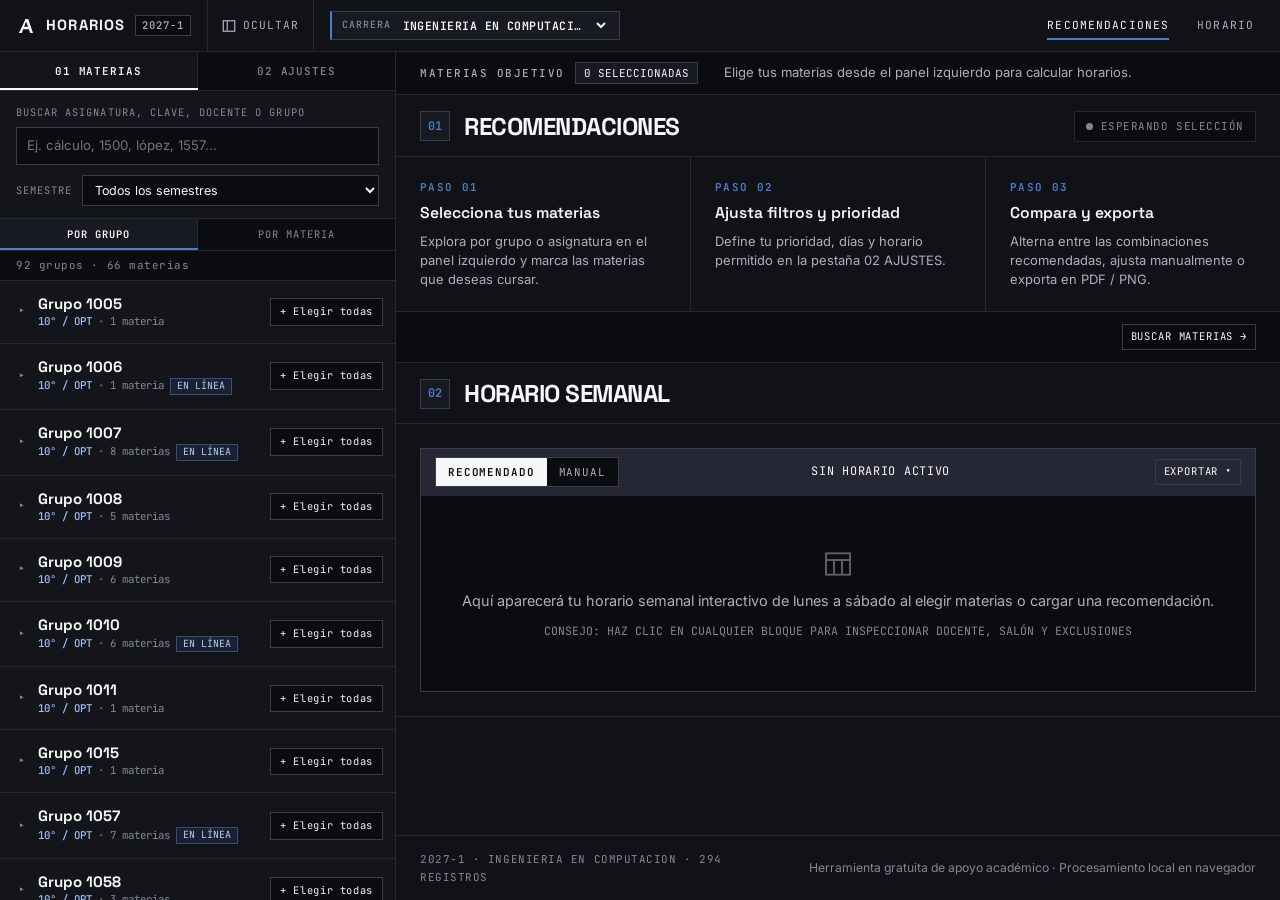
<file: index.html>
<!DOCTYPE html>
<html lang="es">
  <head>
    <meta charset="UTF-8" />
    <meta name="viewport" content="width=device-width, initial-scale=1.0" />
    <title>HORARIOS · Sistema de Consulta y Recomendación</title>
    <meta
      name="description"
      content="Consulta horarios del semestre vigente para todas las carreras de FES Aragón, filtra por días y profesores, y genera combinaciones óptimas."
    />
    <link rel="preconnect" href="https://fonts.googleapis.com" />
    <link rel="preconnect" href="https://fonts.gstatic.com" crossorigin />
    <link
      href="https://fonts.googleapis.com/css2?family=Inter:wght@400;500;600&family=JetBrains+Mono:wght@400;500;600&family=Space+Grotesk:wght@500;600;700&display=swap"
      rel="stylesheet"
    />
    <link rel="stylesheet" href="./styles.css" />
    <script type="module" src="./app.js"></script>
  </head>
  <body>
    <div id="app-horarios" class="app-root">
      <!-- Barra superior fija -->
      <header class="topbar">
        <div class="topbar-left">
          <a href="#app-horarios" class="brand-cell" aria-label="Inicio Horarios">
            <svg
              class="brand-mark"
              width="20"
              height="20"
              viewBox="0 0 20 20"
              fill="none"
              aria-hidden="true"
            >
              <path
                d="M3 17L9.5 3H12.2L17 17H14.2L12.9 13.2H7.2L5.8 17H3ZM8.1 10.8H12L10.1 5.6L8.1 10.8Z"
                fill="currentColor"
              />
            </svg>
            <span class="brand-name">HORARIOS</span>
            <span id="badge-semestre-activo" class="semester-pill">2027-1</span>
          </a>

          <button
            id="btn-toggle-sidebar"
            type="button"
            class="topbar-tool-btn sidebar-toggle-btn"
            aria-controls="panel-inspector"
            aria-expanded="true"
            title="Contraer o expandir el panel lateral"
          >
            <svg
              width="14"
              height="14"
              viewBox="0 0 16 16"
              fill="none"
              aria-hidden="true"
            >
              <rect x="1.5" y="2" width="13" height="12" stroke="currentColor" stroke-width="1.4" />
              <line x1="6" y1="2" x2="6" y2="14" stroke="currentColor" stroke-width="1.4" />
            </svg>
            <span id="label-toggle-sidebar">OCULTAR</span>
          </button>
        </div>

        <nav class="topbar-nav" aria-label="Navegación y selector de carrera">
          <label class="nav-badge-inverted career-badge" title="Cambiar carrera del semestre actual">
            <span class="badge-prefix">CARRERA</span>
            <select id="dataset-select" aria-label="Elegir carrera">
              <option value="">Cargando carreras...</option>
            </select>
          </label>

          <a href="#seccion-recomendaciones" class="nav-link" data-nav-target="recomendaciones">RECOMENDACIONES</a>
          <a href="#seccion-grilla" class="nav-link" data-nav-target="grilla">HORARIO</a>
        </nav>
        <div id="topbar-progress" class="topbar-progress" aria-hidden="true"></div>
      </header>

      <!-- Contenedor principal: Panel lateral | Estudio -->
      <div id="app-shell" class="app-shell">
        <!-- Columna izquierda colapsable organizada en 2 pestañas -->
        <aside
          id="panel-inspector"
          class="inspector-panel"
          aria-label="Catálogo de materias y ajustes"
        >
          <!-- Navegación segmentada del panel lateral -->
          <div class="inspector-tabs" role="tablist" aria-label="Secciones del panel lateral" style="--tab-index: 0">
            <button
              id="tab-panel-materias"
              type="button"
              role="tab"
              aria-selected="true"
              aria-controls="vista-panel-materias"
              data-panel-tab="materias"
              class="inspector-tab is-active"
            >
              <span>01 MATERIAS</span>
            </button>
            <button
              id="tab-panel-ajustes"
              type="button"
              role="tab"
              aria-selected="false"
              aria-controls="vista-panel-ajustes"
              data-panel-tab="ajustes"
              class="inspector-tab"
            >
              <span>02 AJUSTES</span>
              <span id="badge-ajustes" class="tab-badge" hidden>0</span>
            </button>
          </div>

          <!-- Vista 01: Búsqueda y catálogo de materias -->
          <div id="vista-panel-materias" class="inspector-tabpanel" role="tabpanel">
            <div class="search-block">
              <label for="filtro-texto" class="field-label">
                BUSCAR ASIGNATURA, CLAVE, DOCENTE O GRUPO
              </label>
              <div class="search-input-wrap">
                <input
                  id="filtro-texto"
                  type="search"
                  class="input-control"
                  placeholder="Ej. cálculo, 1500, lópez, 1557..."
                  autocomplete="off"
                />
                <button
                  id="btn-limpiar-texto"
                  type="button"
                  class="btn-clear-input"
                  aria-label="Limpiar búsqueda"
                  hidden
                >
                  ×
                </button>
              </div>
              <div class="semester-filter-row">
                <label for="filtro-semestre-grupo" class="field-label semester-inline-label">
                  SEMESTRE
                </label>
                <select
                  id="filtro-semestre-grupo"
                  class="select-control select-sm"
                  aria-label="Filtrar materias y grupos por semestre"
                >
                  <option value="">Todos los semestres</option>
                </select>
              </div>
            </div>

            <div class="catalog-mode-switch" role="group" aria-label="Modo de agrupación del catálogo" style="--tab-index: 0">
              <button
                id="btn-agrupar-grupo"
                type="button"
                class="catalog-mode-btn is-active"
                aria-pressed="true"
              >
                POR GRUPO
              </button>
              <button
                id="btn-agrupar-materia"
                type="button"
                class="catalog-mode-btn"
                aria-pressed="false"
              >
                POR MATERIA
              </button>
            </div>

            <div class="catalog-count-bar">
              <span id="contador-catalogo" class="mono-meta">0 grupos · 0 materias</span>
            </div>

            <div id="catalogo-materias" class="catalogo-materias"></div>
          </div>

          <!-- Vista 02: Ajustes esenciales y submenús secundarios -->
          <div id="vista-panel-ajustes" class="inspector-tabpanel inspector-scroll" role="tabpanel" hidden>
            <section class="filter-card">
              <div class="filter-card-head">
                <h3 class="filter-card-title">Prioridad de acomodo</h3>
              </div>

              <div id="preset-preferencias" class="preset-stack">
                <button type="button" class="preset-card-btn is-active" data-preset="balanceado">
                  <span class="preset-name">Balanceado</span>
                  <span class="preset-hint">Equilibrio entre días libres y huecos cortos</span>
                </button>
                <button type="button" class="preset-card-btn" data-preset="masDiasLibres">
                  <span class="preset-name">Más días libres y concentrados</span>
                  <span class="preset-hint">Compacta clases y evita días con 1 o 2 materias</span>
                </button>
                <button type="button" class="preset-card-btn" data-preset="menosHuecos">
                  <span class="preset-name">Menos huecos</span>
                  <span class="preset-hint">Evita horas muertas entre asignaturas</span>
                </button>
                <button type="button" class="preset-card-btn" data-preset="matutino">
                  <span class="preset-name">Turno matutino</span>
                  <span class="preset-hint">Prioriza clases entre 07:00 y 15:00</span>
                </button>
                <button type="button" class="preset-card-btn" data-preset="vespertino">
                  <span class="preset-name">Turno vespertino</span>
                  <span class="preset-hint">Prioriza clases entre 14:00 y 22:00</span>
                </button>
              </div>

              <div class="card-divider-section">
                <span class="field-label">MATERIAS EN LÍNEA</span>
                <div
                  id="pref-modalidad-selector"
                  class="segmented-control"
                  role="group"
                  aria-label="Preferencia de materias en línea"
                >
                  <button
                    type="button"
                    class="segmented-btn is-active"
                    data-modalidad="indistinto"
                    aria-pressed="true"
                  >
                    Indistinto
                  </button>
                  <button
                    type="button"
                    class="segmented-btn"
                    data-modalidad="preferirEnLinea"
                    aria-pressed="false"
                  >
                    Preferir en línea
                  </button>
                  <button
                    type="button"
                    class="segmented-btn"
                    data-modalidad="soloPresenciales"
                    aria-pressed="false"
                  >
                    Solo presenciales
                  </button>
                </div>
                <p id="desc-modalidad-activa" class="param-desc">
                  Incluye grupos presenciales, híbridos y en línea sin preferencia.
                </p>
              </div>
            </section>

            <section class="filter-card">
              <div class="filter-card-head">
                <h3 class="filter-card-title">Disponibilidad semanal</h3>
              </div>

              <div class="field-group">
                <span class="field-label">DÍAS PERMITIDOS</span>
                <div id="filtro-dias" class="days-grid" role="group" aria-label="Días de la semana">
                  <button type="button" class="day-toggle is-active" data-dia="LU" aria-pressed="true">LU</button>
                  <button type="button" class="day-toggle is-active" data-dia="MA" aria-pressed="true">MA</button>
                  <button type="button" class="day-toggle is-active" data-dia="MI" aria-pressed="true">MI</button>
                  <button type="button" class="day-toggle is-active" data-dia="JU" aria-pressed="true">JU</button>
                  <button type="button" class="day-toggle is-active" data-dia="VI" aria-pressed="true">VI</button>
                  <button type="button" class="day-toggle is-active" data-dia="SA" aria-pressed="true">SA</button>
                </div>
              </div>

              <div class="two-cols">
                <div class="field-group">
                  <label for="filtro-hora-min" class="field-label">DESDE</label>
                  <select id="filtro-hora-min" class="select-control"></select>
                </div>
                <div class="field-group">
                  <label for="filtro-hora-max" class="field-label">HASTA</label>
                  <select id="filtro-hora-max" class="select-control"></select>
                </div>
              </div>
            </section>

            <details class="submenu-card">
              <summary class="submenu-summary">
                <span class="submenu-title">Cupo mínimo</span>
                <span class="submenu-right">
                  <span id="badge-sub-cupo" class="submenu-badge" hidden>≥ 1</span>
                  <span class="submenu-chevron" aria-hidden="true">▸</span>
                </span>
              </summary>
              <div class="submenu-body">
                <div class="two-cols align-center">
                  <label for="filtro-cupo-min" class="field-label">LUGARES MÍNIMOS</label>
                  <input
                    id="filtro-cupo-min"
                    type="number"
                    min="0"
                    step="1"
                    class="input-control input-sm"
                    placeholder="Sin mín."
                  />
                </div>
                <div id="chips-cupo-min" class="pill-group">
                  <button type="button" class="pill-btn is-active" data-cupo-min="0">Sin mín.</button>
                  <button type="button" class="pill-btn" data-cupo-min="1">≥ 1</button>
                  <button type="button" class="pill-btn" data-cupo-min="5">≥ 5</button>
                  <button type="button" class="pill-btn" data-cupo-min="10">≥ 10</button>
                  <button type="button" class="pill-btn" data-cupo-min="20">≥ 20</button>
                </div>
                <p class="param-desc">
                  Solo considera grupos que tengan al menos esta cantidad de lugares disponibles.
                </p>
              </div>
            </details>

            <details class="submenu-card">
              <summary class="submenu-summary">
                <span class="submenu-title">Exclusiones</span>
                <span class="submenu-right">
                  <span id="badge-sub-exclusiones" class="submenu-badge" hidden>0</span>
                  <span class="submenu-chevron" aria-hidden="true">▸</span>
                </span>
              </summary>
              <div class="submenu-body">
                <div class="field-group">
                  <label for="input-excluir-profesor" class="field-label">EXCLUIR PROFESOR</label>
                  <div class="inline-action">
                    <input
                      id="input-excluir-profesor"
                      type="text"
                      list="datalist-profesores"
                      class="input-control"
                      placeholder="Nombre del docente..."
                    />
                    <button id="btn-excluir-profesor" type="button" class="btn-outline">
                      EXCLUIR
                    </button>
                  </div>
                  <datalist id="datalist-profesores"></datalist>
                  <div id="lista-profesores-excluidos" class="chips-wrap"></div>
                </div>

                <div class="field-group">
                  <label for="input-excluir-grupo" class="field-label">EXCLUIR GRUPO O CLAVE:GRUPO</label>
                  <div class="inline-action">
                    <input
                      id="input-excluir-grupo"
                      type="text"
                      list="datalist-grupos"
                      class="input-control"
                      placeholder="Ej. 1557 o 1500:1557"
                    />
                    <button id="btn-excluir-grupo" type="button" class="btn-outline">
                      EXCLUIR
                    </button>
                  </div>
                  <datalist id="datalist-grupos"></datalist>
                  <div id="lista-grupos-excluidos" class="chips-wrap"></div>
                </div>
              </div>
            </details>

            <details class="submenu-card">
              <summary class="submenu-summary">
                <span class="submenu-title">Solapamientos</span>
                <span class="submenu-right">
                  <span id="badge-sub-solapamiento" class="submenu-badge is-warn" hidden>30m</span>
                  <span class="submenu-chevron" aria-hidden="true">▸</span>
                </span>
              </summary>
              <div class="submenu-body">
                <label class="checkbox-row checkbox-strong">
                  <input id="pref-permitir-solapamiento" type="checkbox" />
                  <span>Permitir solapamientos entre materias</span>
                </label>

                <div id="controles-tolerancia" class="tolerancia-box" hidden>
                  <div class="two-cols align-center">
                    <label for="pref-tolerancia-min" class="field-label">TOLERANCIA MÁX. (MIN)</label>
                    <input
                      id="pref-tolerancia-min"
                      type="number"
                      min="0"
                      step="5"
                      value="30"
                      class="input-control input-sm"
                    />
                  </div>
                  <div id="chips-tolerancia" class="pill-group">
                    <button type="button" class="pill-btn" data-tolerancia="15">15m</button>
                    <button type="button" class="pill-btn is-active" data-tolerancia="30">30m</button>
                    <button type="button" class="pill-btn" data-tolerancia="60">60m</button>
                    <button type="button" class="pill-btn" data-tolerancia="90">90m</button>
                    <button type="button" class="pill-btn" data-tolerancia="sin-limite">Sin límite</button>
                  </div>
                  <p class="helper-note">
                    Admite choques mientras la suma total no supere los minutos elegidos.
                  </p>
                </div>
              </div>
            </details>

            <details class="submenu-card">
              <summary class="submenu-summary">
                <span class="submenu-title">Ajuste avanzado de pesos</span>
                <span class="submenu-right">
                  <span id="badge-sub-pesos" class="submenu-badge" hidden>•</span>
                  <span class="submenu-chevron" aria-hidden="true">▸</span>
                </span>
              </summary>
              <div class="submenu-body">
                <div class="sliders-stack">
                  <div class="slider-row">
                    <label for="peso-dias-libres" class="field-label">
                      PESO DÍAS LIBRES <span id="val-peso-dias-libres" class="mono-val">20</span>
                    </label>
                    <input id="peso-dias-libres" type="range" min="0" max="50" step="1" value="20" />
                    <p class="param-desc">
                      Premia cada día completo de lunes a sábado sin ninguna clase (0 desactiva).
                    </p>
                  </div>
                  <div class="slider-row">
                    <label for="peso-huecos" class="field-label">
                      PENALIZAR HUECOS <span id="val-peso-huecos" class="mono-val">10</span>
                    </label>
                    <input id="peso-huecos" type="range" min="0" max="50" step="1" value="10" />
                    <p class="param-desc">
                      Descuenta puntaje por cada hora muerta entre clases del mismo día (0 desactiva).
                    </p>
                  </div>
                  <div class="slider-row">
                    <label for="peso-rango" class="field-label">
                      FUERA DE TURNO <span id="val-peso-rango" class="mono-val">10</span>
                    </label>
                    <input id="peso-rango" type="range" min="0" max="50" step="1" value="10" />
                    <p class="param-desc">
                      Penaliza cada hora de clase fuera de tu turno preferido (0 desactiva).
                    </p>
                  </div>
                  <div class="slider-row">
                    <label for="peso-concentracion" class="field-label">
                      CONCENTRACIÓN DIARIA <span id="val-peso-concentracion" class="mono-val">8</span>
                    </label>
                    <input id="peso-concentracion" type="range" min="0" max="50" step="1" value="8" />
                    <p class="param-desc">
                      Premia días con 3+ materias y penaliza días sueltos con solo 1 o 2 clases (0 desactiva).
                    </p>
                  </div>
                </div>

                <div class="field-group advanced-group">
                  <label for="pref-max-combinaciones" class="field-label">
                    LÍMITE DE COMBINACIONES EVALUADAS
                  </label>
                  <select id="pref-max-combinaciones" class="select-control">
                    <option value="5000">5,000 combinaciones</option>
                    <option value="15000">15,000 combinaciones</option>
                    <option value="25000" selected>25,000 combinaciones</option>
                    <option value="50000">50,000 combinaciones</option>
                  </select>
                  <p class="param-desc">
                    Tope de horarios válidos a evaluar; aumentarlo amplía la búsqueda con muchas materias a costa de más tiempo.
                  </p>
                </div>
              </div>
            </details>

            <div class="panel-bottom-action">
              <button id="btn-limpiar-filtros" type="button" class="btn-outline btn-full" hidden>
                RESTABLECER FILTROS
              </button>
            </div>
          </div>
        </aside>

        <!-- Área principal -->
        <main class="workspace-main">
          <!-- Barra de materias seleccionadas -->
          <section
            id="barra-seleccionadas"
            class="selection-strip is-empty"
            aria-label="Materias seleccionadas"
          >
            <div class="selection-head">
              <div class="selection-meta">
                <span class="mono-overline">MATERIAS OBJETIVO</span>
                <span id="contador-seleccionadas" class="mono-counter-pill">
                  0 SELECCIONADAS
                </span>
              </div>

              <div class="selection-actions">
                <button id="btn-limpiar-seleccion" type="button" class="btn-outline btn-xs" hidden>
                  LIMPIAR
                </button>
              </div>
            </div>

            <div id="lista-seleccionadas" class="chips-wrap selection-chips">
              <span class="empty-inline">
                Elige tus materias desde el panel izquierdo para calcular horarios.
              </span>
            </div>
          </section>

          <!-- Sección 01: Recomendaciones -->
          <section
            id="seccion-recomendaciones"
            class="studio-section"
          >
            <div class="section-band">
              <div class="section-band-title-group">
                <span class="section-index">01</span>
                <h1 class="section-display-title">RECOMENDACIONES</h1>
              </div>
              <div class="section-band-telemetry">
                <span id="status-dot-recs" class="status-dot" aria-hidden="true"></span>
                <span id="telemetry-recomendaciones" class="mono-meta">
                  ESPERANDO SELECCIÓN
                </span>
              </div>
            </div>

            <div id="panel-diagnostico" class="diagnostico-panel" hidden></div>
            <div id="grid-recomendaciones" class="rec-grid"></div>
            <div id="recs-footer" class="recs-footer" hidden>
              <button id="btn-ver-mas-recs" type="button" class="btn-outline">
                MOSTRAR MÁS RECOMENDACIONES
              </button>
            </div>
          </section>

          <!-- Sección 02: Ventana de estudio semanal -->
          <section
            id="seccion-grilla"
            class="studio-section"
          >
            <div class="section-band">
              <div class="section-band-title-group">
                <span class="section-index">02</span>
                <h2 class="section-display-title">HORARIO SEMANAL</h2>
              </div>
            </div>

            <div class="studio-window">
              <div class="studio-bar">
                <div class="studio-tabs" role="tablist" aria-label="Modo de visualización">
                  <button
                    id="tab-modo-recomendado"
                    type="button"
                    role="tab"
                    aria-selected="true"
                    data-modo="recomendado"
                    class="studio-tab is-active"
                  >
                    RECOMENDADO
                  </button>
                  <button
                    id="tab-modo-manual"
                    type="button"
                    role="tab"
                    aria-selected="false"
                    data-modo="manual"
                    class="studio-tab"
                  >
                    MANUAL
                  </button>
                </div>

                <div id="studio-titulo" class="studio-title">
                  SIN HORARIO ACTIVO
                </div>

                <div class="studio-bar-right">
                  <div id="studio-kpis" class="studio-kpis"></div>
                  <details id="menu-exportar" class="dropdown-menu">
                    <summary class="btn-outline btn-xs dropdown-trigger">
                      EXPORTAR ▾
                    </summary>
                    <div class="dropdown-panel" role="menu">
                      <button id="btn-exportar-pdf" type="button" class="dropdown-item" role="menuitem">
                        Imprimir / Guardar PDF
                      </button>
                      <button id="btn-exportar-png" type="button" class="dropdown-item" role="menuitem">
                        Descargar imagen PNG
                      </button>
                    </div>
                  </details>
                </div>
              </div>

              <div id="banner-advertencias" class="banner-advertencias" hidden></div>
              <div id="panel-manual" class="panel-manual" hidden></div>

              <div class="grilla-scroll">
                <div id="grilla-semanal" class="grilla-semanal"></div>
              </div>

              <div id="inspector-bloque" class="inspector-bloque" hidden></div>
              <div id="leyenda-impresion" class="leyenda-impresion"></div>
            </div>
          </section>

          <footer class="site-footer">
            <div class="footer-cell">
              <span id="footer-dataset-info" class="mono-meta">
                CARGANDO CATÁLOGO...
              </span>
            </div>
            <div class="footer-cell footer-center">
              <span>
                Herramienta gratuita de apoyo académico · Procesamiento local en navegador
              </span>
            </div>
          </footer>
        </main>
      </div>

      <div
        id="toast-region"
        class="toast-region"
        role="status"
        aria-live="polite"
        aria-atomic="true"
      ></div>
    </div>
  </body>
</html>
</file>
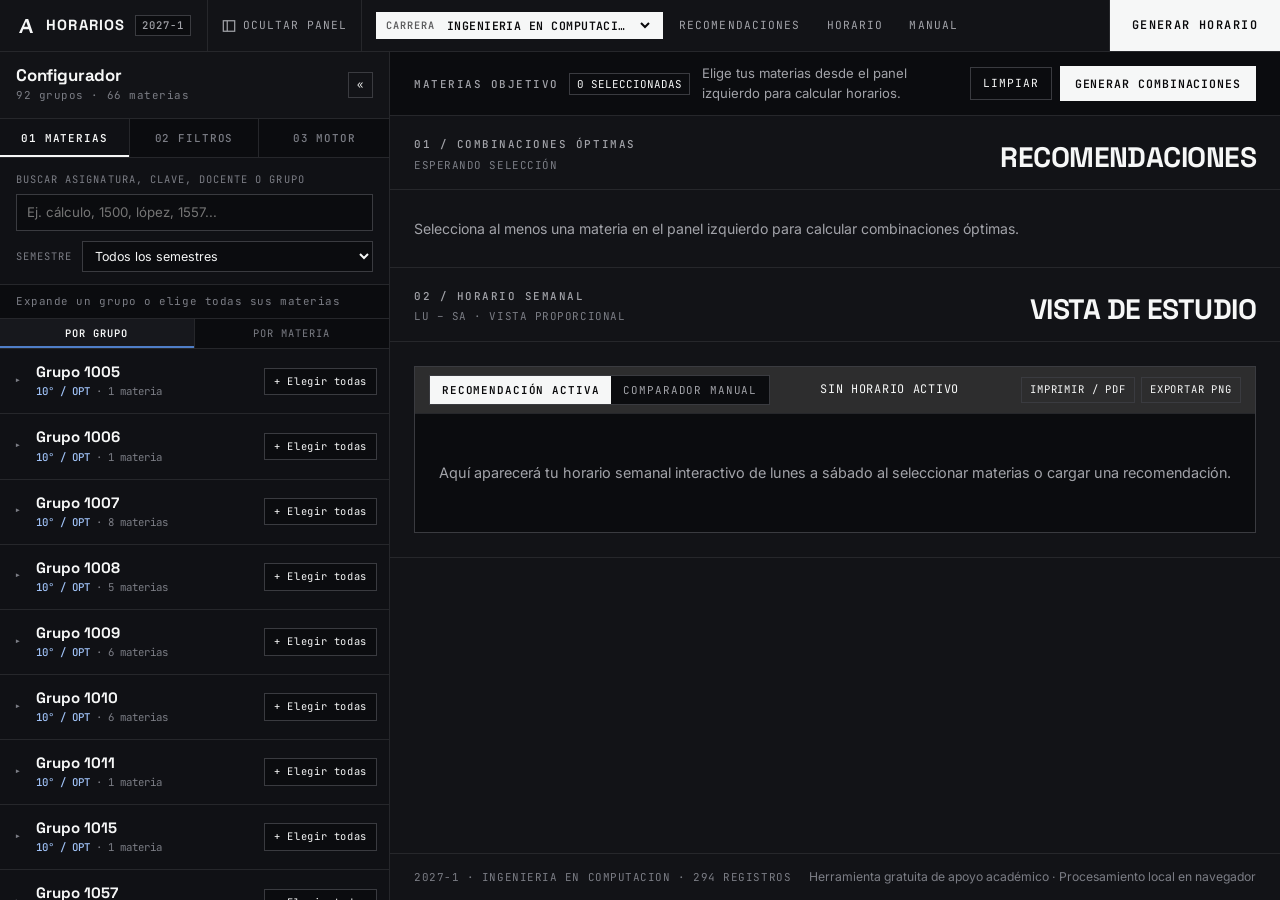
<file: src/index.html>
<!DOCTYPE html>
<html lang="es">
  <head>
    <meta charset="UTF-8" />
    <meta name="viewport" content="width=device-width, initial-scale=1.0" />
    <title>HORARIOS · Sistema de Consulta y Recomendación</title>
    <meta
      name="description"
      content="Consulta horarios del semestre vigente para todas las carreras de FES Aragón, filtra por días y profesores, y genera combinaciones óptimas."
    />
    <link rel="preconnect" href="https://fonts.googleapis.com" />
    <link rel="preconnect" href="https://fonts.gstatic.com" crossorigin />
    <link
      href="https://fonts.googleapis.com/css2?family=Inter:wght@400;500;600&family=JetBrains+Mono:wght@400;500;600&family=Space+Grotesk:wght@500;600;700&display=swap"
      rel="stylesheet"
    />
    <link rel="stylesheet" href="./styles.css" />
    <script type="module" src="./app.js"></script>
  </head>
  <body>
    <div id="app-horarios" class="app-root">
      <!-- Barra superior fija -->
      <header class="topbar">
        <div class="topbar-left">
          <a href="#app-horarios" class="brand-cell" aria-label="Inicio Horarios">
            <svg
              class="brand-mark"
              width="20"
              height="20"
              viewBox="0 0 20 20"
              fill="none"
              aria-hidden="true"
            >
              <path
                d="M3 17L9.5 3H12.2L17 17H14.2L12.9 13.2H7.2L5.8 17H3ZM8.1 10.8H12L10.1 5.6L8.1 10.8Z"
                fill="currentColor"
              />
            </svg>
            <span class="brand-name">HORARIOS</span>
            <span id="badge-semestre-activo" class="semester-pill">2027-1</span>
          </a>

          <button
            id="btn-toggle-sidebar"
            type="button"
            class="topbar-tool-btn sidebar-toggle-btn"
            aria-controls="panel-inspector"
            aria-expanded="true"
            title="Contraer o expandir el panel lateral"
          >
            <svg
              width="14"
              height="14"
              viewBox="0 0 16 16"
              fill="none"
              aria-hidden="true"
            >
              <rect x="1.5" y="2" width="13" height="12" stroke="currentColor" stroke-width="1.4" />
              <line x1="6" y1="2" x2="6" y2="14" stroke="currentColor" stroke-width="1.4" />
            </svg>
            <span id="label-toggle-sidebar">OCULTAR PANEL</span>
          </button>
        </div>

        <nav class="topbar-nav" aria-label="Navegación y selector de carrera">
          <label class="nav-badge-inverted career-badge" title="Cambiar carrera del semestre actual">
            <span class="badge-prefix">CARRERA</span>
            <select id="dataset-select" aria-label="Elegir carrera">
              <option value="">Cargando carreras...</option>
            </select>
          </label>

          <a href="#seccion-recomendaciones" class="nav-link">RECOMENDACIONES</a>
          <a href="#seccion-grilla" class="nav-link">HORARIO</a>
          <button
            id="btn-nav-manual"
            type="button"
            class="nav-link nav-link-btn"
          >
            MANUAL
          </button>
        </nav>

        <div class="topbar-actions">
          <button id="btn-generar-top" type="button" class="cta-primary">
            GENERAR HORARIO
          </button>
        </div>
      </header>

      <!-- Contenedor principal: Inspector colapsable | Estudio | Riel técnico -->
      <div id="app-shell" class="app-shell">
        <!-- Columna izquierda colapsable organizada en 3 pestañas -->
        <aside
          id="panel-inspector"
          class="inspector-panel"
          aria-label="Configurador de materias, filtros y motor"
        >
          <div class="inspector-header">
            <div class="inspector-title-wrap">
              <h2 class="inspector-title">Configurador</h2>
              <span id="contador-catalogo" class="inspector-subtitle">
                0 materias · 0 grupos
              </span>
            </div>
            <button
              id="btn-cerrar-inspector"
              type="button"
              class="btn-outline btn-xs"
              title="Contraer barra lateral"
              aria-label="Contraer barra lateral"
            >
              «
            </button>
          </div>

          <!-- Navegación segmentada del panel lateral -->
          <div class="inspector-tabs" role="tablist" aria-label="Secciones del panel lateral">
            <button
              id="tab-panel-materias"
              type="button"
              role="tab"
              aria-selected="true"
              aria-controls="vista-panel-materias"
              data-panel-tab="materias"
              class="inspector-tab is-active"
            >
              <span>01 MATERIAS</span>
            </button>
            <button
              id="tab-panel-filtros"
              type="button"
              role="tab"
              aria-selected="false"
              aria-controls="vista-panel-filtros"
              data-panel-tab="filtros"
              class="inspector-tab"
            >
              <span>02 FILTROS</span>
              <span id="badge-filtros" class="tab-badge" hidden>0</span>
            </button>
            <button
              id="tab-panel-motor"
              type="button"
              role="tab"
              aria-selected="false"
              aria-controls="vista-panel-motor"
              data-panel-tab="motor"
              class="inspector-tab"
            >
              <span>03 MOTOR</span>
              <span id="badge-motor" class="tab-badge" hidden>!</span>
            </button>
          </div>

          <!-- Vista 01: Búsqueda y catálogo de materias -->
          <div id="vista-panel-materias" class="inspector-tabpanel" role="tabpanel">
            <div class="search-block">
              <label for="filtro-texto" class="field-label">
                BUSCAR ASIGNATURA, CLAVE, DOCENTE O GRUPO
              </label>
              <div class="search-input-wrap">
                <input
                  id="filtro-texto"
                  type="search"
                  class="input-control"
                  placeholder="Ej. cálculo, 1500, lópez, 1557..."
                  autocomplete="off"
                />
                <button
                  id="btn-limpiar-texto"
                  type="button"
                  class="btn-clear-input"
                  aria-label="Limpiar búsqueda"
                  hidden
                >
                  ×
                </button>
              </div>
              <div class="semester-filter-row">
                <label for="filtro-semestre-grupo" class="field-label semester-inline-label">
                  SEMESTRE
                </label>
                <select
                  id="filtro-semestre-grupo"
                  class="select-control select-sm"
                  aria-label="Filtrar materias y grupos por semestre"
                >
                  <option value="">Todos los semestres</option>
                </select>
              </div>
            </div>

            <div id="resumen-filtros-activos" class="catalog-summary-strip">
              <span id="texto-resumen-catalogo" class="mono-meta">
                Clic en un grupo para ver o elegir sus materias
              </span>
              <button
                id="btn-ir-filtros"
                type="button"
                class="filter-jump-pill"
                hidden
              >
                0 filtros activos →
              </button>
            </div>

            <div class="catalog-mode-switch" role="group" aria-label="Modo de agrupación del catálogo">
              <button
                id="btn-agrupar-grupo"
                type="button"
                class="catalog-mode-btn is-active"
                aria-pressed="true"
              >
                POR GRUPO
              </button>
              <button
                id="btn-agrupar-materia"
                type="button"
                class="catalog-mode-btn"
                aria-pressed="false"
              >
                POR MATERIA
              </button>
            </div>

            <div id="catalogo-materias" class="catalogo-materias"></div>
          </div>

          <!-- Vista 02: Filtros en tarjetas diferenciadas -->
          <div id="vista-panel-filtros" class="inspector-tabpanel inspector-scroll" role="tabpanel" hidden>
            <section class="filter-card">
              <div class="filter-card-head">
                <h3 class="filter-card-title">Disponibilidad semanal</h3>
                <p class="filter-card-desc">Restringe días permitidos y ventana horaria de clases.</p>
              </div>

              <div class="field-group">
                <span class="field-label">DÍAS PERMITIDOS</span>
                <div id="filtro-dias" class="days-grid" role="group" aria-label="Días de la semana">
                  <button type="button" class="day-toggle is-active" data-dia="LU" aria-pressed="true">LU</button>
                  <button type="button" class="day-toggle is-active" data-dia="MA" aria-pressed="true">MA</button>
                  <button type="button" class="day-toggle is-active" data-dia="MI" aria-pressed="true">MI</button>
                  <button type="button" class="day-toggle is-active" data-dia="JU" aria-pressed="true">JU</button>
                  <button type="button" class="day-toggle is-active" data-dia="VI" aria-pressed="true">VI</button>
                  <button type="button" class="day-toggle is-active" data-dia="SA" aria-pressed="true">SA</button>
                </div>
              </div>

              <div class="two-cols">
                <div class="field-group">
                  <label for="filtro-hora-min" class="field-label">DESDE</label>
                  <select id="filtro-hora-min" class="select-control"></select>
                </div>
                <div class="field-group">
                  <label for="filtro-hora-max" class="field-label">HASTA</label>
                  <select id="filtro-hora-max" class="select-control"></select>
                </div>
              </div>
            </section>

            <section class="filter-card">
              <div class="filter-card-head">
                <h3 class="filter-card-title">Modalidad y cupo</h3>
                <p class="filter-card-desc">Filtra grupos presenciales, a distancia o por lugares.</p>
              </div>

              <div class="field-group">
                <span class="field-label">MODALIDAD</span>
                <div id="filtro-tipos-clase" class="pill-group"></div>
              </div>

              <div class="two-cols align-center">
                <label class="checkbox-row">
                  <input id="filtro-solo-cupo" type="checkbox" />
                  <span>Solo con cupo &gt; 0</span>
                </label>
                <div class="field-group">
                  <label for="filtro-cupo-min" class="field-label">CUPO MÍN.</label>
                  <input
                    id="filtro-cupo-min"
                    type="number"
                    min="0"
                    class="input-control input-sm"
                    placeholder="—"
                  />
                </div>
              </div>
            </section>

            <section class="filter-card">
              <div class="filter-card-head">
                <h3 class="filter-card-title">Exclusiones</h3>
                <p class="filter-card-desc">Descarta profesores o grupos específicos del cálculo.</p>
              </div>

              <div class="field-group">
                <label for="input-excluir-profesor" class="field-label">EXCLUIR PROFESOR</label>
                <div class="inline-action">
                  <input
                    id="input-excluir-profesor"
                    type="text"
                    list="datalist-profesores"
                    class="input-control"
                    placeholder="Nombre del docente..."
                  />
                  <button id="btn-excluir-profesor" type="button" class="btn-outline">
                    EXCLUIR
                  </button>
                </div>
                <datalist id="datalist-profesores"></datalist>
                <div id="lista-profesores-excluidos" class="chips-wrap"></div>
              </div>

              <div class="field-group">
                <label for="input-excluir-grupo" class="field-label">EXCLUIR GRUPO O CLAVE:GRUPO</label>
                <div class="inline-action">
                  <input
                    id="input-excluir-grupo"
                    type="text"
                    list="datalist-grupos"
                    class="input-control"
                    placeholder="Ej. 1557 o 1500:1557"
                  />
                  <button id="btn-excluir-grupo" type="button" class="btn-outline">
                    EXCLUIR
                  </button>
                </div>
                <datalist id="datalist-grupos"></datalist>
                <div id="lista-grupos-excluidos" class="chips-wrap"></div>
              </div>
            </section>

            <div class="panel-bottom-action">
              <button id="btn-limpiar-filtros" type="button" class="btn-outline btn-full">
                RESTABLECER TODOS LOS FILTROS
              </button>
            </div>
          </div>

          <!-- Vista 03: Preferencias del motor y tolerancia de solapamientos -->
          <div id="vista-panel-motor" class="inspector-tabpanel inspector-scroll" role="tabpanel" hidden>
            <section class="filter-card">
              <div class="filter-card-head">
                <h3 class="filter-card-title">Prioridad de acomodo</h3>
                <p class="filter-card-desc">Define cómo ordenar tus horarios recomendados.</p>
              </div>

              <div id="preset-preferencias" class="preset-stack">
                <button type="button" class="preset-card-btn is-active" data-preset="balanceado">
                  <span class="preset-name">Balanceado</span>
                  <span class="preset-hint">Equilibrio entre días libres y huecos cortos</span>
                </button>
                <button type="button" class="preset-card-btn" data-preset="masDiasLibres">
                  <span class="preset-name">Más días libres</span>
                  <span class="preset-hint">Compacta las clases en menos días</span>
                </button>
                <button type="button" class="preset-card-btn" data-preset="menosHuecos">
                  <span class="preset-name">Menos huecos</span>
                  <span class="preset-hint">Evita horas muertas entre asignaturas</span>
                </button>
                <button type="button" class="preset-card-btn" data-preset="matutino">
                  <span class="preset-name">Turno matutino</span>
                  <span class="preset-hint">Prioriza clases entre 07:00 y 15:00</span>
                </button>
                <button type="button" class="preset-card-btn" data-preset="vespertino">
                  <span class="preset-name">Turno vespertino</span>
                  <span class="preset-hint">Prioriza clases entre 14:00 y 22:00</span>
                </button>
              </div>
            </section>

            <section class="filter-card overlap-card">
              <div class="filter-card-head">
                <h3 class="filter-card-title">Tolerancia de solapamiento</h3>
                <p class="filter-card-desc">Autoriza choques con advertencia según minutos máximos.</p>
              </div>

              <label class="checkbox-row checkbox-strong">
                <input id="pref-permitir-solapamiento" type="checkbox" />
                <span>Permitir solapamientos entre materias</span>
              </label>

              <div id="controles-tolerancia" class="tolerancia-box" hidden>
                <div class="two-cols align-center">
                  <label for="pref-tolerancia-min" class="field-label">TOLERANCIA MÁX. (MIN)</label>
                  <input
                    id="pref-tolerancia-min"
                    type="number"
                    min="0"
                    step="5"
                    value="30"
                    class="input-control input-sm"
                  />
                </div>
                <div id="chips-tolerancia" class="pill-group">
                  <button type="button" class="pill-btn" data-tolerancia="15">15m</button>
                  <button type="button" class="pill-btn is-active" data-tolerancia="30">30m</button>
                  <button type="button" class="pill-btn" data-tolerancia="60">60m</button>
                  <button type="button" class="pill-btn" data-tolerancia="90">90m</button>
                  <button type="button" class="pill-btn" data-tolerancia="sin-limite">Sin límite</button>
                </div>
                <p class="helper-note">
                  Admite cualquier cantidad de choques mientras la suma total no supere los minutos elegidos.
                </p>
              </div>
            </section>

            <details class="advanced-details">
              <summary class="advanced-summary">Ajuste avanzado de pesos y turno</summary>
              <div class="advanced-body">
                <div class="two-cols">
                  <div class="field-group">
                    <label for="pref-hora-ideal-inicio" class="field-label">INICIO IDEAL</label>
                    <select id="pref-hora-ideal-inicio" class="select-control"></select>
                  </div>
                  <div class="field-group">
                    <label for="pref-hora-ideal-fin" class="field-label">FIN IDEAL</label>
                    <select id="pref-hora-ideal-fin" class="select-control"></select>
                  </div>
                </div>

                <div class="sliders-stack">
                  <div class="slider-row">
                    <label for="peso-dias-libres" class="field-label">
                      PESO DÍAS LIBRES <span id="val-peso-dias-libres" class="mono-val">20</span>
                    </label>
                    <input id="peso-dias-libres" type="range" min="0" max="50" step="1" value="20" />
                  </div>
                  <div class="slider-row">
                    <label for="peso-huecos" class="field-label">
                      PENALIZAR HUECOS <span id="val-peso-huecos" class="mono-val">10</span>
                    </label>
                    <input id="peso-huecos" type="range" min="0" max="50" step="1" value="10" />
                  </div>
                  <div class="slider-row">
                    <label for="peso-rango" class="field-label">
                      FUERA DE TURNO <span id="val-peso-rango" class="mono-val">10</span>
                    </label>
                    <input id="peso-rango" type="range" min="0" max="50" step="1" value="10" />
                  </div>
                </div>

                <div class="field-group">
                  <label for="pref-max-combinaciones" class="field-label">
                    LÍMITE DE COMBINACIONES EVALUADAS
                  </label>
                  <select id="pref-max-combinaciones" class="select-control">
                    <option value="5000">5,000 combinaciones</option>
                    <option value="15000">15,000 combinaciones</option>
                    <option value="25000" selected>25,000 combinaciones</option>
                    <option value="50000">50,000 combinaciones</option>
                  </select>
                </div>
              </div>
            </details>
          </div>
        </aside>

        <!-- Área principal -->
        <main class="workspace-main">
          <!-- Barra de materias seleccionadas -->
          <section
            id="barra-seleccionadas"
            class="selection-strip"
            aria-label="Materias seleccionadas"
          >
            <div class="selection-meta">
              <span class="mono-overline">MATERIAS OBJETIVO</span>
              <span id="contador-seleccionadas" class="mono-counter-pill">
                0 SELECCIONADAS
              </span>
            </div>

            <div id="lista-seleccionadas" class="chips-wrap selection-chips">
              <span class="empty-inline">
                Elige tus materias desde el panel izquierdo para calcular horarios.
              </span>
            </div>

            <div class="selection-actions">
              <button id="btn-limpiar-seleccion" type="button" class="btn-outline">
                LIMPIAR
              </button>
              <button id="btn-generar-main" type="button" class="btn-solid">
                GENERAR COMBINACIONES
              </button>
            </div>
          </section>

          <!-- Sección 02: Recomendaciones -->
          <section
            id="seccion-recomendaciones"
            class="studio-section"
          >
            <div class="section-band">
              <div class="section-band-left">
                <span class="mono-overline">01 / COMBINACIONES ÓPTIMAS</span>
                <span id="telemetry-recomendaciones" class="mono-meta">
                  ESPERANDO SELECCIÓN
                </span>
              </div>
              <h1 class="section-display-title">RECOMENDACIONES</h1>
            </div>

            <div id="panel-diagnostico" class="diagnostico-panel" hidden></div>
            <div id="grid-recomendaciones" class="rec-grid"></div>
            <div id="recs-footer" class="recs-footer" hidden>
              <button id="btn-ver-mas-recs" type="button" class="btn-outline">
                MOSTRAR MÁS RECOMENDACIONES
              </button>
            </div>
          </section>

          <!-- Sección 03: Ventana de estudio semanal -->
          <section
            id="seccion-grilla"
            class="studio-section"
          >
            <div class="section-band">
              <div class="section-band-left">
                <span class="mono-overline">02 / HORARIO SEMANAL</span>
                <span class="mono-meta">LU – SA · VISTA PROPORCIONAL</span>
              </div>
              <h2 class="section-display-title">VISTA DE ESTUDIO</h2>
            </div>

            <div class="studio-window">
              <div class="studio-bar">
                <div class="studio-tabs" role="tablist" aria-label="Modo de visualización">
                  <button
                    id="tab-modo-recomendado"
                    type="button"
                    role="tab"
                    aria-selected="true"
                    data-modo="recomendado"
                    class="studio-tab is-active"
                  >
                    RECOMENDACIÓN ACTIVA
                  </button>
                  <button
                    id="tab-modo-manual"
                    type="button"
                    role="tab"
                    aria-selected="false"
                    data-modo="manual"
                    class="studio-tab"
                  >
                    COMPARADOR MANUAL
                  </button>
                </div>

                <div id="studio-titulo" class="studio-title">
                  SIN HORARIO ACTIVO
                </div>

                <div class="studio-bar-right">
                  <div id="studio-kpis" class="studio-kpis"></div>
                  <div class="export-group">
                    <button id="btn-exportar-pdf" type="button" class="btn-outline btn-xs">
                      IMPRIMIR / PDF
                    </button>
                    <button id="btn-exportar-png" type="button" class="btn-outline btn-xs">
                      EXPORTAR PNG
                    </button>
                  </div>
                </div>
              </div>

              <div id="banner-advertencias" class="banner-advertencias" hidden></div>
              <div id="panel-manual" class="panel-manual" hidden></div>

              <div class="grilla-scroll">
                <div id="grilla-semanal" class="grilla-semanal"></div>
              </div>

              <div id="inspector-bloque" class="inspector-bloque" hidden></div>
              <div id="leyenda-impresion" class="leyenda-impresion"></div>
            </div>
          </section>

          <footer class="site-footer">
            <div class="footer-cell">
              <span id="footer-dataset-info" class="mono-meta">
                CARGANDO CATÁLOGO...
              </span>
            </div>
            <div class="footer-cell footer-center">
              <span>
                Herramienta gratuita de apoyo académico · Procesamiento local en navegador
              </span>
            </div>
          </footer>
        </main>
      </div>
    </div>
  </body>
</html>
</file>
<file: styles.css>
/*
  Sistema visual Dark Swiss Architectural Studio
  Tokens alineados con docs/design-dna.json
*/

:root {
  /* Superficies y lienzos */
  --bg-canvas: #0d0e12;
  --bg-base: #111217;
  --bg-deep: #0b0c10;
  --bg-sidebar: #13151b;
  --bg-surface: #181a22;
  --bg-elevated: #21242e;
  --bg-studio-bar: #252834;
  --bg-hover: #1f222c;

  /* Líneas capilares y bordes */
  --border-hairline: #262830;
  --border-strong: #3a3d48;
  --border-focus: #f6f7f7;

  /* Jerarquía de texto (L1 / L2 / L3) */
  --text-primary: #f6f7f7;
  --text-secondary: #adb0ba;
  --text-muted: #848896;
  --text-dim: #5c5f6b;

  /* Acentos de marca y telemetría */
  --accent-cta-bg: #f6f7f7;
  --accent-cta-text: #09090b;
  --accent-tech: #4f7ec8;
  --accent-tech-dim: #354c78;
  --accent-warm: #9c6f52;

  /* Semánticos */
  --semantic-success: #5fa87e;
  --semantic-warning: #d4945a;
  --semantic-error: #d66565;

  /* Pistas sobrias para diferenciar asignaturas en la grilla */
  --track-0: #4f7ec8;
  --track-1: #5fa87e;
  --track-2: #d4945a;
  --track-3: #8c7ae6;
  --track-4: #4fa8a8;
  --track-5: #c96f8f;
  --track-6: #b8a356;
  --track-7: #969697;

  /* Tipografía */
  --font-heading: "Space Grotesk", system-ui, -apple-system, BlinkMacSystemFont, "Segoe UI", sans-serif;
  --font-body: "Inter", system-ui, -apple-system, BlinkMacSystemFont, "Segoe UI", sans-serif;
  --font-mono: "JetBrains Mono", ui-monospace, SFMono-Regular, Menlo, Consolas, monospace;

  /* Forma y movimiento */
  --radius-sm: 0px;
  --radius-md: 2px;
  --ease: cubic-bezier(0.2, 0, 0, 1);
  --ease-out-expo: cubic-bezier(0.22, 1, 0.36, 1);
  --ease-spring: cubic-bezier(0.34, 1.4, 0.64, 1);
  --dur-micro: 120ms;
  --dur-fast: 140ms;
  --dur-normal: 220ms;
  --dur-slow: 320ms;
  --topbar-height: 52px;
  --inspector-width: 396px;
}

*,
*::before,
*::after {
  box-sizing: border-box;
}

html {
  scroll-behavior: smooth;
  scroll-padding-top: 64px;
  color-scheme: dark;
}

body {
  margin: 0;
  background-color: var(--bg-base);
  color: var(--text-primary);
  font-family: var(--font-body);
  font-size: 14px;
  line-height: 1.5;
  -webkit-font-smoothing: antialiased;
}

button,
input,
select {
  font: inherit;
  color: inherit;
}

button {
  cursor: pointer;
}

a {
  color: inherit;
  text-decoration: none;
}

:focus-visible {
  outline: 1px solid var(--border-focus);
  outline-offset: 2px;
}

[hidden] {
  display: none !important;
}

/* =========================================================
   Barra superior fija (Topbar arquitectónico)
   ========================================================= */

.topbar {
  position: sticky;
  top: 0;
  z-index: 40;
  height: var(--topbar-height);
  display: grid;
  grid-template-columns: auto minmax(0, 1fr);
  align-items: stretch;
  background-color: var(--bg-base);
  border-bottom: 1px solid var(--border-hairline);
  transition: background-color var(--dur-normal) var(--ease-out-expo),
    box-shadow var(--dur-normal) var(--ease-out-expo),
    border-color var(--dur-normal) var(--ease-out-expo);
}

.topbar.is-scrolled {
  background-color: rgba(17, 18, 23, 0.9);
  backdrop-filter: blur(10px);
  -webkit-backdrop-filter: blur(10px);
  border-bottom-color: var(--border-strong);
  box-shadow: 0 8px 24px rgba(0, 0, 0, 0.35);
}

.topbar-progress {
  position: absolute;
  left: 0;
  right: 0;
  bottom: -1px;
  height: 2px;
  pointer-events: none;
  opacity: 0;
  overflow: hidden;
  background-color: rgba(79, 126, 200, 0.15);
  transition: opacity var(--dur-fast) var(--ease);
}

.topbar-progress::after {
  content: "";
  position: absolute;
  top: 0;
  left: 0;
  height: 100%;
  width: 38%;
  background: linear-gradient(90deg, transparent, var(--accent-tech), #9ec0f5, transparent);
  transform: translateX(-100%);
}

.topbar-progress.is-loading {
  opacity: 1;
}

.topbar-progress.is-loading::after {
  animation: topbarLoadingSweep 1.15s infinite var(--ease-out-expo);
}

.topbar-progress.is-pulsing {
  opacity: 1;
}

.topbar-progress.is-pulsing::after {
  width: 100%;
  background: linear-gradient(90deg, var(--accent-tech), var(--accent-cta-bg), var(--accent-tech));
  animation: topbarPulseFlash 460ms var(--ease-out-expo) forwards;
}

.topbar-left {
  display: flex;
  align-items: stretch;
}

.brand-cell {
  display: inline-flex;
  align-items: center;
  gap: 10px;
  padding: 0 16px;
  border-right: 1px solid var(--border-hairline);
  font-family: var(--font-heading);
  font-weight: 700;
  letter-spacing: 0.08em;
  font-size: 0.92rem;
  transition: background-color var(--dur-micro) var(--ease);
}

.brand-cell:hover {
  background-color: var(--bg-hover);
}

.brand-mark {
  display: block;
  color: var(--text-primary);
}

.semester-pill {
  padding: 2px 6px;
  border: 1px solid var(--border-strong);
  background-color: var(--bg-deep);
  font-family: var(--font-mono);
  font-size: 0.66rem;
  font-weight: 500;
  letter-spacing: 0.08em;
  color: var(--text-secondary);
}

.topbar-nav {
  display: flex;
  align-items: center;
  justify-content: flex-end;
  gap: 8px;
  padding: 0 16px;
  min-width: 0;
  overflow-x: auto;
  scrollbar-width: none;
}

.topbar-nav::-webkit-scrollbar {
  display: none;
}

/* Selector de carrera (insignia técnica oscura) */
.nav-badge-inverted {
  margin-right: auto;
  display: inline-flex;
  align-items: center;
  gap: 8px;
  background-color: var(--bg-surface);
  color: var(--text-primary);
  border: 1px solid var(--border-strong);
  border-left: 2px solid var(--accent-tech);
  padding: 5px 10px;
  border-radius: var(--radius-sm);
  font-family: var(--font-mono);
  font-size: 0.7rem;
  font-weight: 500;
  letter-spacing: 0.06em;
  white-space: nowrap;
  min-width: 0;
  max-width: 380px;
  transition: border-color var(--dur-fast) var(--ease), background-color var(--dur-fast) var(--ease);
}

.nav-badge-inverted:hover,
.nav-badge-inverted:focus-within {
  background-color: var(--bg-elevated);
  border-color: var(--accent-tech);
}

.badge-prefix {
  color: var(--text-muted);
  font-size: 0.62rem;
  letter-spacing: 0.1em;
}

.career-badge select {
  background: transparent;
  border: 0;
  color: var(--text-primary);
  font-family: var(--font-mono);
  font-size: 0.72rem;
  font-weight: 600;
  letter-spacing: 0.04em;
  cursor: pointer;
  min-width: 0;
  max-width: 280px;
  text-overflow: ellipsis;
  padding-right: 4px;
}

.career-badge select:focus {
  outline: none;
}

.career-badge select option {
  background-color: var(--bg-base);
  color: var(--text-primary);
}

.nav-link {
  position: relative;
  padding: 8px 10px;
  font-family: var(--font-mono);
  font-size: 0.7rem;
  letter-spacing: 0.1em;
  color: var(--text-secondary);
  white-space: nowrap;
  transition: color var(--dur-fast) var(--ease), background-color var(--dur-fast) var(--ease);
}

.nav-link::after {
  content: "";
  position: absolute;
  left: 10px;
  right: 10px;
  bottom: 2px;
  height: 2px;
  background-color: var(--accent-tech);
  transform: scaleX(0);
  transform-origin: left center;
  transition: transform var(--dur-normal) var(--ease-out-expo);
}

.nav-link:hover {
  color: var(--text-primary);
  background-color: var(--bg-hover);
}

.nav-link.is-active {
  color: var(--text-primary);
}

.nav-link.is-active::after {
  transform: scaleX(1);
}

.nav-link-btn {
  background: transparent;
  border: 0;
}

.topbar-tool-btn {
  display: inline-flex;
  align-items: center;
  gap: 7px;
  background: transparent;
  border: 0;
  border-right: 1px solid var(--border-hairline);
  padding: 0 14px;
  font-family: var(--font-mono);
  font-size: 0.7rem;
  letter-spacing: 0.09em;
  color: var(--text-secondary);
  white-space: nowrap;
  transition: color var(--dur-fast) var(--ease), background-color var(--dur-fast) var(--ease), transform var(--dur-fast) var(--ease);
}

.topbar-tool-btn:hover {
  color: var(--text-primary);
  background-color: var(--bg-hover);
}

.topbar-tool-btn:active {
  transform: scale(0.98);
}

.sidebar-toggle-btn[aria-expanded="false"] {
  color: var(--text-primary);
  background-color: var(--bg-surface);
  box-shadow: inset 0 -2px 0 var(--accent-tech);
}

/* =========================================================
   Esqueleto principal de 2 zonas + colapsado fluido en escritorio
   ========================================================= */

.app-shell {
  display: grid;
  grid-template-columns: var(--inspector-width) minmax(0, 1fr);
  min-height: calc(100vh - var(--topbar-height));
  width: 100%;
  transition: grid-template-columns var(--dur-slow) var(--ease-out-expo);
}

.app-shell.is-sidebar-collapsed {
  grid-template-columns: 0px minmax(0, 1fr);
}

.app-shell.is-sidebar-collapsed .inspector-panel {
  opacity: 0;
  pointer-events: none;
  transform: translateX(-16px);
  border-right-color: transparent;
}

/* =========================================================
   Columna izquierda: Configurador con jerarquía de 3 niveles
   ========================================================= */

.inspector-panel {
  border-right: 1px solid var(--border-hairline);
  background-color: var(--bg-sidebar);
  display: flex;
  flex-direction: column;
  min-width: 0;
  overflow: hidden;
  height: calc(100vh - var(--topbar-height));
  position: sticky;
  top: var(--topbar-height);
  transition: opacity var(--dur-normal) var(--ease-out-expo),
    transform var(--dur-slow) var(--ease-out-expo),
    border-color var(--dur-normal) var(--ease);
}

/* Pestañas del configurador (2 columnas) con indicador deslizante */
.inspector-tabs {
  position: relative;
  display: grid;
  grid-template-columns: repeat(2, 1fr);
  background-color: var(--bg-deep);
  border-bottom: 1px solid var(--border-hairline);
}

.inspector-tabs::after {
  content: "";
  position: absolute;
  left: 0;
  bottom: 0;
  width: 50%;
  height: 2px;
  background-color: var(--text-primary);
  transform: translateX(calc(var(--tab-index, 0) * 100%));
  transition: transform var(--dur-normal) var(--ease-out-expo);
  pointer-events: none;
}

.inspector-tab {
  display: inline-flex;
  align-items: center;
  justify-content: center;
  gap: 6px;
  padding: 11px 8px;
  background: transparent;
  border: 0;
  border-right: 1px solid var(--border-hairline);
  font-family: var(--font-mono);
  font-size: 0.68rem;
  font-weight: 500;
  letter-spacing: 0.08em;
  color: var(--text-muted);
  transition: color var(--dur-fast) var(--ease), background-color var(--dur-fast) var(--ease);
}

.inspector-tab:last-child {
  border-right: 0;
}

.inspector-tab:hover {
  color: var(--text-primary);
  background-color: var(--bg-hover);
}

.inspector-tab.is-active {
  color: var(--text-primary);
  background-color: var(--bg-sidebar);
  font-weight: 600;
}

.tab-badge {
  display: inline-flex;
  align-items: center;
  justify-content: center;
  min-width: 16px;
  height: 16px;
  padding: 0 4px;
  background-color: var(--accent-tech);
  color: var(--text-primary);
  font-size: 0.62rem;
  font-weight: 600;
  animation: badgePop 240ms var(--ease-spring);
}

.inspector-tabpanel {
  display: flex;
  flex-direction: column;
  flex: 1;
  min-height: 0;
}

.inspector-tabpanel.is-entering {
  animation: panelFadeSlide var(--dur-normal) var(--ease-out-expo);
}

.inspector-scroll {
  overflow-y: auto;
  padding: 14px;
  gap: 12px;
}

/* Utilidades tipográficas L2 / L3 */
.mono-overline {
  font-family: var(--font-mono);
  font-size: 0.68rem;
  font-weight: 500;
  letter-spacing: 0.14em;
  color: var(--text-secondary);
  text-transform: uppercase;
}

.mono-meta {
  font-family: var(--font-mono);
  font-size: 0.68rem;
  letter-spacing: 0.05em;
  color: var(--text-muted);
}

.mono-val {
  font-family: var(--font-mono);
  font-size: 0.72rem;
  color: var(--text-primary);
}

/* Búsqueda y franja resumen */
.search-block {
  padding: 14px 16px 12px;
  border-bottom: 1px solid var(--border-hairline);
  background-color: var(--bg-sidebar);
}

.field-label {
  display: flex;
  align-items: center;
  justify-content: space-between;
  gap: 8px;
  margin-bottom: 6px;
  font-family: var(--font-mono);
  font-size: 0.65rem;
  letter-spacing: 0.1em;
  color: var(--text-muted);
  text-transform: uppercase;
}

.search-input-wrap {
  position: relative;
  display: flex;
  align-items: center;
}

.input-control,
.select-control {
  width: 100%;
  background-color: var(--bg-deep);
  border: 1px solid var(--border-strong);
  border-radius: var(--radius-sm);
  padding: 8px 10px;
  color: var(--text-primary);
  font-size: 0.83rem;
  transition: border-color var(--dur-micro) var(--ease);
}

.input-control:focus,
.select-control:focus {
  border-color: var(--border-focus);
  outline: none;
}

.input-sm {
  padding: 6px 8px;
  font-family: var(--font-mono);
}

.btn-clear-input {
  position: absolute;
  right: 6px;
  background: var(--bg-elevated);
  border: 1px solid var(--border-strong);
  color: var(--text-primary);
  width: 22px;
  height: 22px;
  line-height: 1;
  font-size: 0.9rem;
}

.semester-filter-row {
  display: grid;
  grid-template-columns: auto 1fr;
  align-items: center;
  gap: 10px;
  margin-top: 10px;
}

.semester-inline-label {
  margin-bottom: 0;
}

.select-sm {
  padding: 6px 8px;
  font-size: 0.78rem;
}

.semester-mini-tag {
  color: #9ec0f5;
  font-weight: 500;
}

.catalog-count-bar {
  padding: 6px 16px;
  background-color: var(--bg-deep);
  border-bottom: 1px solid var(--border-hairline);
  display: flex;
  align-items: center;
  justify-content: space-between;
}

/* Tarjetas diferenciadas y submenús desplegables de Ajustes */
.filter-card {
  background-color: var(--bg-surface);
  border: 1px solid var(--border-hairline);
  padding: 12px 14px;
  display: flex;
  flex-direction: column;
  gap: 10px;
}

.filter-card-head {
  display: flex;
  flex-direction: column;
  gap: 2px;
  padding-bottom: 7px;
  border-bottom: 1px solid var(--border-hairline);
}

.filter-card-title {
  margin: 0;
  font-family: var(--font-heading);
  font-size: 0.9rem;
  font-weight: 600;
  color: var(--text-primary);
  line-height: 1.2;
}

.field-group {
  display: flex;
  flex-direction: column;
}

.two-cols {
  display: grid;
  grid-template-columns: 1fr 1fr;
  gap: 10px;
}

.align-center {
  align-items: center;
}

/* Presets compactos */
.preset-stack {
  display: flex;
  flex-direction: column;
  gap: 5px;
}

.preset-card-btn {
  display: flex;
  flex-direction: column;
  gap: 1px;
  text-align: left;
  padding: 7px 10px;
  background-color: var(--bg-deep);
  border: 1px solid var(--border-hairline);
  transition: border-color var(--dur-micro) var(--ease), background-color var(--dur-micro) var(--ease);
}

.preset-card-btn:hover {
  border-color: var(--border-strong);
  background-color: var(--bg-hover);
}

.preset-card-btn.is-active {
  background-color: var(--accent-cta-bg);
  color: var(--accent-cta-text);
  border-color: var(--accent-cta-bg);
}

.preset-name {
  font-family: var(--font-heading);
  font-size: 0.83rem;
  font-weight: 600;
}

.preset-hint {
  font-size: 0.72rem;
  opacity: 0.78;
}

/* Submenús desplegables cerrados por defecto */
.submenu-card {
  border: 1px solid var(--border-hairline);
  background-color: var(--bg-surface);
  transition: border-color var(--dur-fast) var(--ease);
}

.submenu-card[open] {
  border-color: var(--border-strong);
}

.submenu-summary {
  list-style: none;
  padding: 11px 14px;
  cursor: pointer;
  display: flex;
  align-items: center;
  justify-content: space-between;
  gap: 10px;
  user-select: none;
  transition: background-color var(--dur-fast) var(--ease);
}

.submenu-summary::-webkit-details-marker {
  display: none;
}

.submenu-summary:hover {
  background-color: var(--bg-hover);
}

.submenu-title {
  font-family: var(--font-heading);
  font-size: 0.88rem;
  font-weight: 600;
  color: var(--text-primary);
}

.submenu-right {
  display: inline-flex;
  align-items: center;
  gap: 8px;
}

.submenu-badge {
  display: inline-flex;
  align-items: center;
  justify-content: center;
  min-width: 18px;
  height: 18px;
  padding: 0 5px;
  background-color: var(--accent-tech);
  color: var(--text-primary);
  font-family: var(--font-mono);
  font-size: 0.62rem;
  font-weight: 600;
  animation: badgePop 240ms var(--ease-spring);
}

.submenu-badge.is-warn {
  background-color: var(--semantic-warning);
  color: var(--accent-cta-text);
}

.submenu-chevron {
  font-family: var(--font-mono);
  font-size: 0.75rem;
  color: var(--text-muted);
  transition: transform var(--dur-fast) var(--ease-out-expo), color var(--dur-fast) var(--ease);
}

.submenu-card[open] > .submenu-summary .submenu-chevron {
  transform: rotate(90deg);
  color: var(--text-primary);
}

.submenu-body {
  padding: 12px 14px 14px;
  border-top: 1px solid var(--border-hairline);
  display: flex;
  flex-direction: column;
  gap: 12px;
}

.submenu-card[open] > .submenu-body {
  animation: accordionReveal var(--dur-normal) var(--ease-out-expo);
}

.advanced-group {
  display: flex;
  flex-direction: column;
  gap: 6px;
}

.submenu-body > .sliders-stack + .advanced-group {
  padding-top: 10px;
  border-top: 1px solid var(--border-hairline);
}

.card-divider-section {
  padding-top: 10px;
  border-top: 1px solid var(--border-hairline);
  display: flex;
  flex-direction: column;
  gap: 6px;
}

.segmented-control {
  display: grid;
  grid-template-columns: repeat(3, minmax(0, 1fr));
  gap: 1px;
  background-color: var(--border-hairline);
  border: 1px solid var(--border-hairline);
}

.segmented-btn {
  background-color: var(--bg-deep);
  border: 0;
  padding: 7px 4px;
  font-family: var(--font-mono);
  font-size: 0.63rem;
  letter-spacing: 0.02em;
  line-height: 1.2;
  color: var(--text-secondary);
  text-align: center;
  transition: background-color var(--dur-fast) var(--ease), color var(--dur-fast) var(--ease);
}

.segmented-btn:hover {
  background-color: var(--bg-hover);
  color: var(--text-primary);
}

.segmented-btn.is-active {
  background-color: var(--accent-cta-bg);
  color: var(--accent-cta-text);
  font-weight: 600;
}

.segmented-btn:disabled {
  opacity: 0.42;
  cursor: not-allowed;
}

.param-desc.is-warn {
  color: var(--semantic-warning);
}

.param-desc.is-info {
  color: #9ec0f5;
}

/* Días y pills */
.days-grid {
  display: grid;
  grid-template-columns: repeat(6, 1fr);
  gap: 1px;
  background-color: var(--border-hairline);
  border: 1px solid var(--border-hairline);
}

.day-toggle {
  background-color: var(--bg-deep);
  border: 0;
  padding: 8px 0;
  font-family: var(--font-mono);
  font-size: 0.72rem;
  letter-spacing: 0.08em;
  color: var(--text-muted);
  transition: background-color var(--dur-micro) var(--ease), color var(--dur-micro) var(--ease);
}

.day-toggle.is-active {
  background-color: var(--bg-studio-bar);
  color: var(--text-primary);
  box-shadow: inset 0 -2px 0 var(--accent-tech);
}

.pill-group {
  display: flex;
  flex-wrap: wrap;
  gap: 6px;
}

.pill-btn {
  background-color: var(--bg-deep);
  border: 1px solid var(--border-hairline);
  border-radius: var(--radius-sm);
  padding: 5px 9px;
  font-family: var(--font-mono);
  font-size: 0.68rem;
  letter-spacing: 0.05em;
  color: var(--text-secondary);
  transition: all var(--dur-micro) var(--ease);
}

.pill-btn:hover {
  border-color: var(--border-strong);
  color: var(--text-primary);
}

.pill-btn.is-active {
  background-color: var(--accent-cta-bg);
  color: var(--accent-cta-text);
  border-color: var(--accent-cta-bg);
  font-weight: 600;
}

/* Checkbox y sliders */
.checkbox-row {
  display: inline-flex;
  align-items: center;
  gap: 8px;
  font-size: 0.82rem;
  color: var(--text-secondary);
  cursor: pointer;
}

.checkbox-row input[type="checkbox"] {
  accent-color: var(--accent-tech);
  width: 15px;
  height: 15px;
}

.checkbox-strong {
  color: var(--text-primary);
  font-weight: 500;
}

.sliders-stack {
  display: flex;
  flex-direction: column;
  gap: 10px;
}

.slider-row {
  display: flex;
  flex-direction: column;
  gap: 4px;
}

.slider-row + .slider-row {
  padding-top: 10px;
  border-top: 1px solid var(--border-hairline);
}

.slider-row input[type="range"] {
  width: 100%;
  accent-color: var(--accent-tech);
  cursor: pointer;
}

.param-desc {
  margin: 0;
  font-size: 0.72rem;
  line-height: 1.4;
  color: var(--text-muted);
}

.overlap-card {
  border-color: var(--border-strong);
}

.tolerancia-box {
  padding-top: 10px;
  border-top: 1px solid var(--border-hairline);
  display: flex;
  flex-direction: column;
  gap: 10px;
  animation: panelFadeSlide var(--dur-normal) var(--ease-out-expo);
}

.helper-note {
  margin: 0;
  font-size: 0.76rem;
  line-height: 1.4;
  color: var(--text-secondary);
}

.inline-action {
  display: flex;
  gap: 6px;
}

.chips-wrap {
  display: flex;
  flex-wrap: wrap;
  gap: 6px;
  margin-top: 6px;
}

.chip {
  display: inline-flex;
  align-items: center;
  gap: 7px;
  background-color: var(--bg-surface);
  border: 1px solid var(--border-strong);
  padding: 5px 9px;
  font-family: var(--font-mono);
  font-size: 0.7rem;
  color: var(--text-primary);
  transition: border-color var(--dur-fast) var(--ease), background-color var(--dur-fast) var(--ease);
}

.chip:hover {
  border-color: var(--text-secondary);
  background-color: var(--bg-elevated);
}

.chip.is-new {
  animation: chipPopIn 260ms var(--ease-spring);
}

.chip-color-dot {
  width: 7px;
  height: 7px;
  border-radius: 1px;
  background-color: var(--chip-color, var(--accent-tech));
  flex-shrink: 0;
}

.chip-groups-tag {
  padding: 1px 5px;
  border: 1px solid var(--border-strong);
  background-color: var(--bg-deep);
  color: var(--text-secondary);
  font-size: 0.62rem;
  letter-spacing: 0.04em;
}

.chip-remove {
  background: transparent;
  border: 0;
  padding: 0 2px;
  color: var(--text-muted);
  font-size: 0.92rem;
  line-height: 1;
  transition: color var(--dur-fast) var(--ease), transform var(--dur-fast) var(--ease);
}

.chip-remove:hover {
  color: var(--semantic-error);
  transform: scale(1.15);
}

/* Botones base */
.btn-outline {
  background-color: transparent;
  border: 1px solid var(--border-strong);
  border-radius: var(--radius-sm);
  padding: 7px 12px;
  font-family: var(--font-mono);
  font-size: 0.7rem;
  letter-spacing: 0.08em;
  color: var(--text-primary);
  white-space: nowrap;
  transition: background-color var(--dur-fast) var(--ease),
    border-color var(--dur-fast) var(--ease),
    color var(--dur-fast) var(--ease),
    transform var(--dur-fast) var(--ease);
}

.btn-outline:hover {
  background-color: var(--bg-hover);
  border-color: var(--text-primary);
}

.btn-outline:active {
  transform: scale(0.98);
}

.btn-solid {
  background-color: var(--accent-cta-bg);
  color: var(--accent-cta-text);
  border: 1px solid var(--accent-cta-bg);
  border-radius: var(--radius-sm);
  padding: 8px 14px;
  font-family: var(--font-mono);
  font-size: 0.72rem;
  font-weight: 600;
  letter-spacing: 0.08em;
  white-space: nowrap;
  transition: opacity var(--dur-fast) var(--ease), transform var(--dur-fast) var(--ease);
}

.btn-solid:hover {
  opacity: 0.9;
}

.btn-solid:active {
  transform: scale(0.98);
}

.btn-xs {
  padding: 4px 8px;
  font-size: 0.66rem;
}

.btn-full {
  width: 100%;
}

.panel-bottom-action {
  margin-top: 4px;
}

/* Catálogo de materias y grupos */
.catalog-mode-switch {
  position: relative;
  display: grid;
  grid-template-columns: 1fr 1fr;
  border-bottom: 1px solid var(--border-hairline);
  background-color: var(--bg-deep);
}

.catalog-mode-switch::after {
  content: "";
  position: absolute;
  left: 0;
  bottom: 0;
  width: 50%;
  height: 2px;
  background-color: var(--accent-tech);
  transform: translateX(calc(var(--tab-index, 0) * 100%));
  transition: transform var(--dur-normal) var(--ease-out-expo);
  pointer-events: none;
}

.catalog-mode-btn {
  background: transparent;
  border: 0;
  border-right: 1px solid var(--border-hairline);
  padding: 8px 10px;
  font-family: var(--font-mono);
  font-size: 0.65rem;
  letter-spacing: 0.1em;
  color: var(--text-muted);
  transition: color var(--dur-fast) var(--ease), background-color var(--dur-fast) var(--ease);
}

.catalog-mode-btn:last-child {
  border-right: 0;
}

.catalog-mode-btn:hover {
  color: var(--text-primary);
  background-color: var(--bg-hover);
}

.catalog-mode-btn.is-active {
  background-color: var(--bg-surface);
  color: var(--text-primary);
  font-weight: 600;
}

.catalogo-materias {
  flex: 1;
  overflow-y: auto;
  min-height: 0;
  padding-bottom: 48px;
}

/* Skeleton de carga para catálogo */
.catalog-skeleton {
  display: flex;
  flex-direction: column;
}

.skeleton-row {
  padding: 13px 16px;
  border-bottom: 1px solid var(--border-hairline);
  display: flex;
  flex-direction: column;
  gap: 8px;
}

.skeleton-line {
  height: 10px;
  background: linear-gradient(
    90deg,
    var(--bg-surface) 25%,
    var(--bg-elevated) 50%,
    var(--bg-surface) 75%
  );
  background-size: 200% 100%;
  animation: skeletonShimmer 1.3s infinite linear;
}

.skeleton-line.is-title {
  width: 62%;
  height: 13px;
}

.skeleton-line.is-meta {
  width: 42%;
}

/* Acordeón por grupo académico */
.group-accordion-item {
  border-bottom: 1px solid var(--border-hairline);
}

.group-accordion-item.has-selected {
  box-shadow: inset 3px 0 0 var(--accent-tech);
}

.group-accordion-item.is-all-selected {
  box-shadow: inset 3px 0 0 var(--accent-cta-bg);
}

.group-accordion-head {
  display: flex;
  align-items: center;
  justify-content: space-between;
  gap: 8px;
  padding: 6px 12px 6px 0;
  background-color: var(--bg-sidebar);
  transition: background-color var(--dur-fast) var(--ease);
}

.group-accordion-item.has-selected > .group-accordion-head,
.group-accordion-item.is-all-selected > .group-accordion-head {
  background-color: #161924;
}

.group-expand-btn {
  flex: 1;
  min-width: 0;
  background: transparent;
  border: 0;
  padding: 8px 8px 8px 14px;
  display: flex;
  align-items: center;
  gap: 10px;
  text-align: left;
  transition: background-color var(--dur-fast) var(--ease);
}

.group-expand-btn:hover {
  background-color: var(--bg-hover);
}

.group-expand-arrow {
  display: inline-flex;
  align-items: center;
  justify-content: center;
  font-family: var(--font-mono);
  font-size: 0.78rem;
  color: var(--text-muted);
  width: 14px;
  flex-shrink: 0;
  transition: transform var(--dur-fast) var(--ease-out-expo), color var(--dur-fast) var(--ease);
}

.group-expand-btn[aria-expanded="true"] .group-expand-arrow {
  transform: rotate(90deg);
  color: var(--text-primary);
}

.group-head-text {
  display: flex;
  flex-direction: column;
  gap: 2px;
  min-width: 0;
}

.group-head-title {
  font-family: var(--font-heading);
  font-size: 0.94rem;
  font-weight: 700;
  color: var(--text-primary);
  line-height: 1.2;
}

.group-head-meta {
  display: flex;
  flex-wrap: wrap;
  align-items: center;
  gap: 4px 6px;
  font-family: var(--font-mono);
  font-size: 0.67rem;
  color: var(--text-muted);
  line-height: 1.3;
}

.group-select-all-btn {
  flex-shrink: 0;
  background-color: var(--bg-deep);
  border: 1px solid var(--border-strong);
  padding: 5px 9px;
  font-family: var(--font-mono);
  font-size: 0.65rem;
  letter-spacing: 0.06em;
  color: var(--text-primary);
  white-space: nowrap;
  transition: all var(--dur-fast) var(--ease);
}

.group-select-all-btn:hover {
  border-color: var(--text-primary);
  background-color: var(--bg-hover);
}

.group-select-all-btn:active {
  transform: scale(0.97);
}

.group-select-all-btn.is-all-selected {
  background-color: var(--accent-cta-bg);
  color: var(--accent-cta-text);
  border-color: var(--accent-cta-bg);
  font-weight: 600;
}

.group-subjects-list {
  background-color: var(--bg-deep);
  border-top: 1px solid var(--border-hairline);
}

.group-subjects-list.is-animating,
.subject-groups-list.is-animating {
  animation: accordionReveal var(--dur-normal) var(--ease-out-expo);
}

.group-subject-card {
  position: relative;
  border-bottom: 1px solid var(--border-hairline);
  transition: background-color var(--dur-fast) var(--ease);
}

.group-subject-card:last-child {
  border-bottom: 0;
}

.group-subject-card.is-selected {
  background-color: #171b27;
}

.group-subject-card.is-selected .subject-check {
  background-color: var(--accent-cta-bg);
  border-color: var(--accent-cta-bg);
  color: var(--accent-cta-text);
  transform: scale(1.06);
}

.group-subject-row {
  display: flex;
  align-items: flex-start;
  justify-content: space-between;
  gap: 4px;
}

.group-subject-btn {
  flex: 1;
  min-width: 0;
  padding: 10px 6px 10px 26px;
}

.group-meta-pills {
  display: flex;
  flex-wrap: wrap;
  gap: 5px;
  margin-top: 2px;
}

.group-meta-pill {
  display: inline-flex;
  align-items: center;
  white-space: nowrap;
  flex-shrink: 0;
  line-height: 1.3;
  padding: 1px 6px;
  background-color: var(--bg-surface);
  border: 1px solid var(--border-hairline);
  font-family: var(--font-mono);
  font-size: 0.62rem;
  color: var(--text-secondary);
}

.group-meta-pill.is-empty {
  border-color: rgba(214, 101, 101, 0.4);
  color: #e69898;
}

.group-meta-pill.is-online {
  border-color: rgba(79, 126, 200, 0.5);
  background-color: rgba(79, 126, 200, 0.12);
  color: #b4cdf6;
}

.group-subject-prof {
  font-size: 0.77rem;
  color: var(--text-secondary);
  margin-top: 2px;
}

.group-subject-hours {
  font-family: var(--font-mono);
  font-size: 0.67rem;
  color: var(--text-muted);
}

/* Submenú contextual de acciones en filas (···) */
.row-actions-menu {
  position: relative;
  flex-shrink: 0;
  margin: 8px 10px 0 0;
}

.group-mini-card .row-actions-menu {
  margin: 0;
}

.row-actions-trigger {
  list-style: none;
  display: inline-flex;
  align-items: center;
  justify-content: center;
  width: 26px;
  height: 24px;
  border: 1px solid transparent;
  background: transparent;
  color: var(--text-muted);
  font-family: var(--font-mono);
  font-size: 0.78rem;
  letter-spacing: 0.05em;
  cursor: pointer;
  user-select: none;
  transition: color var(--dur-fast) var(--ease),
    background-color var(--dur-fast) var(--ease),
    border-color var(--dur-fast) var(--ease);
}

.row-actions-trigger::-webkit-details-marker {
  display: none;
}

.row-actions-trigger:hover,
.row-actions-menu[open] > .row-actions-trigger {
  color: var(--text-primary);
  background-color: var(--bg-elevated);
  border-color: var(--border-strong);
}

.row-actions-popover {
  position: absolute;
  right: 0;
  top: calc(100% + 4px);
  z-index: 15;
  min-width: 156px;
  background-color: var(--bg-elevated);
  border: 1px solid var(--border-strong);
  box-shadow: 0 12px 24px rgba(0, 0, 0, 0.48);
  display: flex;
  flex-direction: column;
  animation: panelFadeSlide var(--dur-fast) var(--ease-out-expo);
}

.row-actions-item {
  background: transparent;
  border: 0;
  border-bottom: 1px solid var(--border-hairline);
  padding: 8px 11px;
  text-align: left;
  font-family: var(--font-mono);
  font-size: 0.67rem;
  color: var(--text-secondary);
  white-space: nowrap;
  transition: background-color var(--dur-fast) var(--ease), color var(--dur-fast) var(--ease);
}

.row-actions-item:last-child {
  border-bottom: 0;
}

.row-actions-item:hover {
  background-color: var(--bg-hover);
  color: var(--text-primary);
}

.subject-item {
  border-bottom: 1px solid var(--border-hairline);
  transition: background-color var(--dur-fast) var(--ease);
}

.subject-item.is-selected {
  background-color: #181c28;
  box-shadow: inset 3px 0 0 var(--accent-cta-bg);
}

.subject-row {
  display: flex;
  align-items: stretch;
  justify-content: space-between;
}

.subject-select-btn {
  flex: 1;
  background: transparent;
  border: 0;
  text-align: left;
  padding: 12px 12px 12px 14px;
  display: flex;
  align-items: flex-start;
  gap: 10px;
  min-width: 0;
  transition: background-color var(--dur-fast) var(--ease);
}

.subject-select-btn:hover {
  background-color: var(--bg-hover);
}

.subject-check {
  width: 16px;
  height: 16px;
  margin-top: 2px;
  flex-shrink: 0;
  border: 1px solid var(--border-strong);
  background-color: var(--bg-deep);
  display: inline-flex;
  align-items: center;
  justify-content: center;
  font-family: var(--font-mono);
  font-size: 0.68rem;
  font-weight: 700;
  color: transparent;
  transition: transform var(--dur-fast) var(--ease-spring),
    background-color var(--dur-fast) var(--ease),
    border-color var(--dur-fast) var(--ease);
}

.subject-item.is-selected .subject-check {
  background-color: var(--accent-cta-bg);
  border-color: var(--accent-cta-bg);
  color: var(--accent-cta-text);
  transform: scale(1.06);
}

.subject-content {
  display: flex;
  flex-direction: column;
  gap: 3px;
  min-width: 0;
}

.subject-title {
  font-family: var(--font-heading);
  font-size: 0.9rem;
  font-weight: 600;
  color: var(--text-primary);
  line-height: 1.25;
}

.subject-meta-line {
  display: flex;
  flex-wrap: wrap;
  align-items: center;
  gap: 6px;
  font-family: var(--font-mono);
  font-size: 0.67rem;
  color: var(--text-muted);
}

.subject-expand-btn {
  background: transparent;
  border: 0;
  border-left: 1px solid var(--border-hairline);
  padding: 0 12px;
  font-family: var(--font-mono);
  font-size: 0.68rem;
  color: var(--text-muted);
  white-space: nowrap;
  transition: background-color var(--dur-fast) var(--ease), color var(--dur-fast) var(--ease);
}

.subject-expand-btn:hover {
  background-color: var(--bg-hover);
  color: var(--text-primary);
}

.subject-groups-list {
  background-color: var(--bg-deep);
  border-top: 1px solid var(--border-hairline);
  padding: 10px 14px 12px;
  display: flex;
  flex-direction: column;
  gap: 8px;
}

.group-mini-card {
  border: 1px solid var(--border-hairline);
  background-color: var(--bg-surface);
  padding: 9px 10px;
  display: flex;
  flex-direction: column;
  gap: 5px;
  transition: border-color var(--dur-fast) var(--ease);
}

.group-mini-card:hover {
  border-color: var(--border-strong);
}

.group-mini-card.is-selected {
  border-color: var(--border-strong);
  background-color: #171b27;
}

.group-mini-card.is-selected .subject-check {
  background-color: var(--accent-cta-bg);
  border-color: var(--accent-cta-bg);
  color: var(--accent-cta-text);
  transform: scale(1.06);
}

.group-mini-select-btn {
  display: inline-flex;
  align-items: center;
  gap: 7px;
  background: transparent;
  border: 0;
  padding: 2px 0;
  color: inherit;
  font-family: inherit;
  font-size: inherit;
  font-weight: 600;
  cursor: pointer;
}

.group-mini-head {
  display: flex;
  justify-content: space-between;
  align-items: center;
  gap: 8px;
  font-family: var(--font-mono);
  font-size: 0.7rem;
  color: var(--text-primary);
}

.group-mini-head-right {
  display: inline-flex;
  align-items: center;
  gap: 6px;
}

.group-mini-meta {
  font-size: 0.77rem;
  color: var(--text-secondary);
}

/* =========================================================
   Área de trabajo principal
   ========================================================= */

.workspace-main {
  min-width: 0;
  display: flex;
  flex-direction: column;
  background-color: var(--bg-base);
}

.selection-strip {
  display: flex;
  flex-direction: column;
  gap: 10px;
  padding: 13px 24px;
  border-bottom: 1px solid var(--border-hairline);
  background-color: var(--bg-deep);
}

.selection-strip.is-empty {
  flex-direction: row;
  flex-wrap: wrap;
  align-items: center;
  justify-content: flex-start;
  gap: 14px;
  padding: 10px 24px;
}

.selection-strip.is-empty .selection-chips {
  flex: 1 1 240px;
}

.selection-head {
  display: flex;
  flex-wrap: wrap;
  align-items: center;
  justify-content: space-between;
  gap: 12px;
}

.selection-meta {
  display: flex;
  align-items: center;
  gap: 10px;
}

.mono-counter-pill {
  font-family: var(--font-mono);
  font-size: 0.68rem;
  padding: 2px 8px;
  border: 1px solid var(--border-strong);
  background-color: var(--bg-surface);
  color: var(--text-primary);
}

.mono-counter-pill.is-bumped {
  animation: counterBump 280ms var(--ease-spring);
  border-color: var(--accent-tech);
}

.selection-chips {
  flex: 1;
  margin-top: 0;
  min-width: 0;
}

.empty-inline {
  font-size: 0.82rem;
  color: var(--text-secondary);
}

.selection-actions {
  display: flex;
  gap: 8px;
  align-items: center;
}

.studio-section {
  border-bottom: 1px solid var(--border-hairline);
}

.section-band {
  display: flex;
  align-items: center;
  justify-content: space-between;
  flex-wrap: wrap;
  gap: 16px;
  padding: 16px 24px 14px;
  border-bottom: 1px solid var(--border-hairline);
}

.section-band-title-group {
  display: flex;
  align-items: center;
  gap: 14px;
  min-width: 0;
}

.section-index {
  display: inline-flex;
  align-items: center;
  justify-content: center;
  min-width: 30px;
  height: 30px;
  border: 1px solid var(--border-strong);
  background-color: var(--bg-surface);
  font-family: var(--font-mono);
  font-size: 0.74rem;
  font-weight: 600;
  color: var(--accent-tech);
  flex-shrink: 0;
}

.section-display-title {
  margin: 0;
  font-family: var(--font-heading);
  font-size: clamp(1.25rem, 1.9vw, 1.65rem);
  font-weight: 700;
  letter-spacing: -0.02em;
  line-height: 1.05;
  color: var(--text-primary);
  text-transform: uppercase;
}

.section-band-telemetry {
  display: inline-flex;
  align-items: center;
  gap: 8px;
  padding: 6px 11px;
  background-color: var(--bg-deep);
  border: 1px solid var(--border-hairline);
}

.status-dot {
  width: 7px;
  height: 7px;
  border-radius: 50%;
  background-color: var(--text-muted);
  flex-shrink: 0;
}

.status-dot.is-live {
  background-color: var(--accent-tech);
}

.status-dot.is-ready {
  background-color: var(--semantic-success);
  box-shadow: 0 0 0 3px rgba(95, 168, 126, 0.18);
}

.status-dot.is-warn {
  background-color: var(--semantic-warning);
}

/* Grilla capilar 3 columnas de recomendaciones */
.rec-grid {
  display: grid;
  grid-template-columns: repeat(3, minmax(0, 1fr));
  gap: 1px;
  background-color: var(--border-hairline);
}

.rec-card {
  position: relative;
  background-color: var(--bg-base);
  border: 0;
  text-align: left;
  padding: 20px 22px;
  display: flex;
  flex-direction: column;
  gap: 12px;
  min-width: 0;
  transition: background-color var(--dur-normal) var(--ease),
    transform var(--dur-normal) var(--ease-out-expo),
    box-shadow var(--dur-normal) var(--ease-out-expo);
}

.rec-grid.is-entering .rec-card {
  animation: cardEnter 320ms var(--ease-out-expo) both;
  animation-delay: calc(min(var(--stagger-i, 0), 8) * 38ms);
}

.rec-card:hover {
  background-color: var(--bg-hover);
  transform: translateY(-2px);
  z-index: 2;
  box-shadow: 0 10px 24px rgba(0, 0, 0, 0.34), inset 0 1px 0 var(--border-strong);
}

.rec-card:active {
  transform: translateY(0);
}

.rec-card.is-active {
  background-color: var(--bg-surface);
  box-shadow: inset 0 2px 0 var(--accent-cta-bg), inset 0 0 0 1px var(--border-strong);
  z-index: 1;
}

.rec-card.is-best:not(.is-active) {
  box-shadow: inset 0 2px 0 var(--accent-tech);
}

.rec-card-top {
  display: flex;
  align-items: flex-start;
  justify-content: space-between;
  gap: 10px;
}

.rec-score-wrap {
  display: flex;
  align-items: baseline;
  gap: 7px;
}

.rec-score {
  font-family: var(--font-heading);
  font-size: 1.6rem;
  font-weight: 700;
  letter-spacing: -0.02em;
  font-variant-numeric: tabular-nums;
  color: var(--text-primary);
}

.rec-score-label {
  font-family: var(--font-mono);
  font-size: 0.66rem;
  letter-spacing: 0.1em;
  color: var(--text-muted);
}

.rec-index-wrap {
  display: inline-flex;
  align-items: center;
  gap: 6px;
}

.rec-best-badge {
  padding: 2px 6px;
  background-color: rgba(79, 126, 200, 0.16);
  border: 1px solid var(--accent-tech);
  font-family: var(--font-mono);
  font-size: 0.6rem;
  font-weight: 600;
  letter-spacing: 0.08em;
  color: #b4cdf6;
}

.rec-active-pill {
  padding: 2px 6px;
  background-color: var(--accent-cta-bg);
  color: var(--accent-cta-text);
  font-family: var(--font-mono);
  font-size: 0.6rem;
  font-weight: 600;
  letter-spacing: 0.08em;
}

.rec-index {
  font-family: var(--font-mono);
  font-size: 0.72rem;
  color: var(--text-muted);
}

.rec-kpi-grid {
  display: grid;
  grid-template-columns: repeat(2, 1fr);
  gap: 1px;
  background-color: var(--border-hairline);
  border: 1px solid var(--border-hairline);
}

.rec-kpi-cell {
  background-color: var(--bg-deep);
  padding: 7px 9px;
  display: flex;
  flex-direction: column;
  gap: 1px;
}

.rec-kpi-val {
  font-family: var(--font-heading);
  font-size: 0.94rem;
  font-weight: 600;
  font-variant-numeric: tabular-nums;
  color: var(--text-primary);
}

.rec-kpi-val.is-good {
  color: var(--semantic-success);
}

.rec-kpi-val.is-warn {
  color: var(--semantic-warning);
}

.rec-kpi-lbl {
  font-family: var(--font-mono);
  font-size: 0.6rem;
  letter-spacing: 0.06em;
  color: var(--text-muted);
  text-transform: uppercase;
}

.rec-badges-row {
  display: flex;
  flex-wrap: wrap;
  gap: 6px;
}

.rec-overlap-badge {
  display: inline-flex;
  align-items: center;
  gap: 5px;
  padding: 3px 7px;
  border: 1px solid var(--semantic-warning);
  color: var(--semantic-warning);
  font-family: var(--font-mono);
  font-size: 0.68rem;
  align-self: flex-start;
}

.rec-clean-badge {
  display: inline-flex;
  align-items: center;
  padding: 3px 7px;
  border: 1px solid var(--semantic-success);
  color: var(--semantic-success);
  font-family: var(--font-mono);
  font-size: 0.68rem;
  align-self: flex-start;
}

.rec-online-badge {
  display: inline-flex;
  align-items: center;
  gap: 4px;
  padding: 3px 7px;
  border: 1px solid rgba(79, 126, 200, 0.55);
  background-color: rgba(79, 126, 200, 0.14);
  color: #9ec0f5;
  font-family: var(--font-mono);
  font-size: 0.68rem;
  align-self: flex-start;
}

.rec-subjects-list {
  margin: 0;
  padding: 0;
  list-style: none;
  display: flex;
  flex-direction: column;
  gap: 5px;
  font-size: 0.8rem;
  color: var(--text-secondary);
}

.rec-subjects-list li {
  display: flex;
  align-items: center;
  justify-content: space-between;
  gap: 8px;
  border-top: 1px solid var(--border-hairline);
  padding-top: 5px;
}

.rec-subj-main {
  display: inline-flex;
  align-items: center;
  gap: 7px;
  min-width: 0;
}

.rec-subj-dot {
  width: 6px;
  height: 6px;
  border-radius: 1px;
  background-color: var(--subj-color, var(--accent-tech));
  flex-shrink: 0;
}

.rec-subj-name {
  overflow: hidden;
  text-overflow: ellipsis;
  white-space: nowrap;
}

.rec-subj-group {
  font-family: var(--font-mono);
  font-size: 0.7rem;
  color: var(--text-primary);
  flex-shrink: 0;
}

.rec-empty-cell {
  grid-column: 1 / -1;
  background-color: var(--bg-base);
  padding: 28px 24px;
  color: var(--text-secondary);
  font-size: 0.88rem;
}

/* Estado vacío guiado de 3 pasos */
.empty-onboarding {
  grid-column: 1 / -1;
  background-color: var(--bg-base);
  display: flex;
  flex-direction: column;
}

.onboarding-steps {
  display: grid;
  grid-template-columns: repeat(3, minmax(0, 1fr));
  gap: 1px;
  background-color: var(--border-hairline);
}

.onboarding-step {
  background-color: var(--bg-base);
  padding: 22px 24px;
  display: flex;
  flex-direction: column;
  gap: 7px;
}

.onboarding-step-num {
  font-family: var(--font-mono);
  font-size: 0.68rem;
  font-weight: 600;
  letter-spacing: 0.12em;
  color: var(--accent-tech);
}

.onboarding-step-title {
  margin: 0;
  font-family: var(--font-heading);
  font-size: 0.98rem;
  font-weight: 600;
  color: var(--text-primary);
}

.onboarding-step-desc {
  margin: 0;
  font-size: 0.81rem;
  line-height: 1.45;
  color: var(--text-secondary);
}

.onboarding-cta-row {
  padding: 12px 24px;
  border-top: 1px solid var(--border-hairline);
  background-color: var(--bg-deep);
  display: flex;
  align-items: center;
  justify-content: flex-end;
  flex-wrap: wrap;
  gap: 12px;
}

.recs-footer {
  padding: 14px 24px;
  border-top: 1px solid var(--border-hairline);
  display: flex;
  justify-content: center;
  background-color: var(--bg-deep);
}

/* Diagnóstico de conflictos */
.diagnostico-panel {
  padding: 20px 24px;
  border-bottom: 1px solid var(--border-hairline);
  background-color: #191516;
  border-left: 3px solid var(--semantic-error);
  display: flex;
  flex-direction: column;
  gap: 10px;
  animation: panelFadeSlide var(--dur-normal) var(--ease-out-expo);
}

.diag-title {
  margin: 0;
  font-family: var(--font-heading);
  font-size: 1rem;
  color: var(--text-primary);
}

.diag-list {
  margin: 0;
  padding-left: 18px;
  color: var(--text-secondary);
  font-size: 0.84rem;
  display: flex;
  flex-direction: column;
  gap: 4px;
}

.diag-actions {
  display: flex;
  flex-wrap: wrap;
  gap: 8px;
  margin-top: 4px;
}

/* =========================================================
   Ventana de estudio: Grilla semanal (LU-SA)
   ========================================================= */

.studio-window {
  margin: 24px;
  border: 1px solid var(--border-strong);
  background-color: var(--bg-surface);
}

.studio-bar {
  display: flex;
  flex-wrap: wrap;
  align-items: center;
  justify-content: space-between;
  gap: 12px;
  padding: 8px 14px;
  background-color: var(--bg-studio-bar);
  border-bottom: 1px solid var(--border-hairline);
}

.studio-tabs {
  display: inline-flex;
  border: 1px solid var(--border-strong);
  background-color: var(--bg-deep);
}

.studio-tab {
  background: transparent;
  border: 0;
  padding: 6px 12px;
  font-family: var(--font-mono);
  font-size: 0.68rem;
  letter-spacing: 0.08em;
  color: var(--text-secondary);
}

.studio-tab.is-active {
  background-color: var(--accent-cta-bg);
  color: var(--accent-cta-text);
  font-weight: 600;
}

.studio-title {
  font-family: var(--font-mono);
  font-size: 0.74rem;
  color: var(--text-primary);
  letter-spacing: 0.06em;
}

.studio-bar-right {
  display: flex;
  flex-wrap: wrap;
  align-items: center;
  gap: 12px;
}

.studio-kpis {
  display: flex;
  flex-wrap: wrap;
  gap: 8px;
  font-family: var(--font-mono);
  font-size: 0.7rem;
  color: var(--text-secondary);
}

.kpi-chip {
  padding: 3px 7px;
  background-color: var(--bg-deep);
  border: 1px solid var(--border-hairline);
}

.kpi-chip.is-warn {
  border-color: var(--semantic-warning);
  color: var(--semantic-warning);
}

/* Submenú desplegable de exportación */
.dropdown-menu {
  position: relative;
}

.dropdown-trigger {
  list-style: none;
  display: inline-flex;
  align-items: center;
  gap: 5px;
  cursor: pointer;
  user-select: none;
}

.dropdown-trigger::-webkit-details-marker {
  display: none;
}

.dropdown-panel {
  position: absolute;
  right: 0;
  top: calc(100% + 4px);
  z-index: 25;
  min-width: 190px;
  background-color: var(--bg-elevated);
  border: 1px solid var(--border-strong);
  box-shadow: 0 12px 28px rgba(0, 0, 0, 0.5);
  display: flex;
  flex-direction: column;
  animation: panelFadeSlide var(--dur-fast) var(--ease-out-expo);
}

.dropdown-item {
  background: transparent;
  border: 0;
  border-bottom: 1px solid var(--border-hairline);
  padding: 9px 12px;
  text-align: left;
  font-family: var(--font-mono);
  font-size: 0.69rem;
  letter-spacing: 0.04em;
  color: var(--text-secondary);
  white-space: nowrap;
  transition: background-color var(--dur-fast) var(--ease), color var(--dur-fast) var(--ease);
}

.dropdown-item:last-child {
  border-bottom: 0;
}

.dropdown-item:hover {
  background-color: var(--bg-hover);
  color: var(--text-primary);
}

.banner-advertencias {
  padding: 10px 16px;
  background-color: #211a14;
  border-bottom: 1px solid var(--semantic-warning);
  color: #f3d2b0;
  font-size: 0.8rem;
  display: flex;
  flex-direction: column;
  gap: 4px;
  animation: panelFadeSlide var(--dur-normal) var(--ease-out-expo);
}

.panel-manual {
  padding: 14px 16px;
  border-bottom: 1px solid var(--border-hairline);
  background-color: var(--bg-deep);
  display: grid;
  grid-template-columns: repeat(auto-fill, minmax(230px, 1fr));
  gap: 12px;
  animation: panelFadeSlide var(--dur-normal) var(--ease-out-expo);
}

.manual-field {
  display: flex;
  flex-direction: column;
  gap: 5px;
}

.grilla-scroll {
  overflow-x: auto;
  background-color: var(--bg-deep);
}

.grilla-semanal {
  min-width: 720px;
  display: grid;
  grid-template-columns: 64px repeat(6, minmax(105px, 1fr));
}

.grilla-corner {
  padding: 10px 8px;
  border-right: 1px solid var(--border-hairline);
  border-bottom: 1px solid var(--border-hairline);
  font-family: var(--font-mono);
  font-size: 0.68rem;
  color: var(--text-muted);
  text-align: center;
  background-color: var(--bg-surface);
}

.grilla-day-header {
  padding: 10px 8px;
  border-right: 1px solid var(--border-hairline);
  border-bottom: 1px solid var(--border-hairline);
  font-family: var(--font-mono);
  font-size: 0.74rem;
  font-weight: 600;
  letter-spacing: 0.1em;
  text-align: center;
  background-color: var(--bg-surface);
  color: var(--text-primary);
  display: inline-flex;
  align-items: center;
  justify-content: center;
  gap: 6px;
}

.grilla-day-header.is-free-day {
  color: var(--text-secondary);
}

.day-free-pill {
  padding: 1px 5px;
  border: 1px solid rgba(95, 168, 126, 0.45);
  background-color: rgba(95, 168, 126, 0.1);
  color: var(--semantic-success);
  font-size: 0.58rem;
  font-weight: 600;
  letter-spacing: 0.08em;
}

.day-online-pill {
  padding: 1px 5px;
  border: 1px solid rgba(79, 126, 200, 0.5);
  background-color: rgba(79, 126, 200, 0.12);
  color: #9ec0f5;
  font-size: 0.58rem;
  font-weight: 600;
  letter-spacing: 0.08em;
}

.grilla-day-header:last-child {
  border-right: 0;
}

.grilla-time-axis {
  position: relative;
  border-right: 1px solid var(--border-hairline);
  background-color: var(--bg-surface);
}

.grilla-hour-label {
  position: absolute;
  left: 0;
  right: 0;
  padding: 2px 6px;
  font-family: var(--font-mono);
  font-size: 0.66rem;
  color: var(--text-muted);
  border-top: 1px solid var(--border-hairline);
}

.grilla-day-col {
  position: relative;
  border-right: 1px solid var(--border-hairline);
  background-color: var(--bg-deep);
}

.grilla-day-col:last-child {
  border-right: 0;
}

.grilla-hour-line {
  position: absolute;
  left: 0;
  right: 0;
  border-top: 1px solid #1d1e22;
  pointer-events: none;
}

.class-block {
  position: absolute;
  background-color: #1a1c23;
  background-color: color-mix(in srgb, var(--block-accent, var(--track-0)) 13%, #171a23);
  border: 1px solid var(--border-strong);
  border-color: color-mix(in srgb, var(--block-accent, var(--track-0)) 35%, #3a3d48);
  border-left: 3px solid var(--block-accent, var(--track-0));
  padding: 5px 6px;
  text-align: left;
  overflow: hidden;
  display: flex;
  flex-direction: column;
  gap: 2px;
  transition: background-color var(--dur-fast) var(--ease),
    border-color var(--dur-fast) var(--ease),
    transform var(--dur-fast) var(--ease-out-expo),
    box-shadow var(--dur-fast) var(--ease-out-expo),
    opacity var(--dur-fast) var(--ease);
}

.grilla-semanal.is-animating-blocks .class-block {
  animation: blockEnter 260ms var(--ease-out-expo) both;
  animation-delay: calc(min(var(--block-i, 0), 12) * 24ms);
}

.class-block:hover,
.class-block.is-selected {
  background-color: #232630;
  background-color: color-mix(in srgb, var(--block-accent, var(--track-0)) 22%, #1d202b);
  border-color: var(--text-primary);
  transform: translateY(-1px) scale(1.01);
  box-shadow: 0 8px 18px rgba(0, 0, 0, 0.42);
  z-index: 4;
}

.grilla-semanal.has-subject-hover .class-block:not(.is-same-subject) {
  opacity: 0.42;
}

.grilla-semanal.has-subject-hover .class-block.is-same-subject {
  background-color: color-mix(in srgb, var(--block-accent, var(--track-0)) 24%, #1e222e);
  border-color: var(--text-primary);
  box-shadow: 0 8px 20px rgba(0, 0, 0, 0.48);
  z-index: 5;
}

.class-block.is-overlap {
  border-color: var(--semantic-warning);
  border-style: dashed;
  border-left-style: solid;
  background-color: #241d19;
}

.class-block.is-online-block {
  border-top-style: dashed;
  border-right-style: dashed;
  border-bottom-style: dashed;
}

.block-time {
  font-family: var(--font-mono);
  font-size: 0.62rem;
  color: var(--text-secondary);
  white-space: nowrap;
}

.block-title {
  font-family: var(--font-heading);
  font-size: 0.74rem;
  font-weight: 600;
  line-height: 1.15;
  color: var(--text-primary);
  display: -webkit-box;
  -webkit-line-clamp: 2;
  -webkit-box-orient: vertical;
  overflow: hidden;
}

.block-meta {
  font-family: var(--font-mono);
  font-size: 0.62rem;
  color: var(--text-muted);
  white-space: nowrap;
  overflow: hidden;
  text-overflow: ellipsis;
}

.grilla-empty-state {
  grid-column: 1 / -1;
  padding: 52px 24px;
  display: flex;
  flex-direction: column;
  align-items: center;
  justify-content: center;
  gap: 10px;
  text-align: center;
  color: var(--text-secondary);
  font-size: 0.9rem;
}

.grilla-empty-icon {
  color: var(--text-muted);
  opacity: 0.7;
}

.grilla-empty-hint {
  font-family: var(--font-mono);
  font-size: 0.72rem;
  color: var(--text-muted);
}

/* Inspector de bloque seleccionado */
.inspector-bloque {
  padding: 14px 16px;
  border-top: 1px solid var(--border-hairline);
  border-left: 3px solid var(--inspector-accent, var(--accent-tech));
  background-color: var(--bg-surface);
  display: flex;
  flex-wrap: wrap;
  align-items: center;
  justify-content: space-between;
  gap: 12px;
}

.inspector-bloque.is-entering {
  animation: slideUpFade var(--dur-normal) var(--ease-out-expo);
}

.inspector-bloque-info {
  display: flex;
  flex-direction: column;
  gap: 6px;
}

.inspector-bloque-title {
  font-family: var(--font-heading);
  font-size: 0.96rem;
  font-weight: 600;
  color: var(--text-primary);
}

.inspector-meta-pills {
  display: flex;
  flex-wrap: wrap;
  gap: 6px;
}

.inspector-meta-pill {
  padding: 2px 7px;
  background-color: var(--bg-deep);
  border: 1px solid var(--border-hairline);
  font-family: var(--font-mono);
  font-size: 0.68rem;
  color: var(--text-secondary);
}

.inspector-bloque-meta {
  font-family: var(--font-mono);
  font-size: 0.72rem;
  color: var(--text-secondary);
}

.inspector-bloque-actions {
  display: flex;
  flex-wrap: wrap;
  gap: 8px;
}

.leyenda-impresion {
  display: none;
}

/* Pie de página */
.site-footer {
  margin-top: auto;
  display: grid;
  grid-template-columns: 1fr auto;
  align-items: center;
  gap: 16px;
  padding: 14px 24px;
  border-top: 1px solid var(--border-hairline);
  font-size: 0.76rem;
  color: var(--text-muted);
}

/* =========================================================
   Responsividad (RNF-USA-01)
   ========================================================= */

@media (max-width: 1280px) {
  .rec-grid {
    grid-template-columns: repeat(2, minmax(0, 1fr));
  }

  .career-badge select {
    max-width: 210px;
  }
}

@media (max-width: 1080px) {
  .topbar-nav .nav-link {
    display: none;
  }

  .career-badge {
    flex: 1;
    max-width: 100%;
  }

  .career-badge select {
    width: 100%;
    max-width: 100%;
  }
}

@media (max-width: 1024px) {
  .app-shell,
  .app-shell.is-sidebar-collapsed {
    grid-template-columns: 1fr;
  }

  .inspector-panel {
    display: none;
    position: static;
    height: auto;
    max-height: 82vh;
    border-right: 0;
    border-bottom: 1px solid var(--border-hairline);
    opacity: 1;
    pointer-events: auto;
    transform: none;
  }

  .app-shell.is-sidebar-collapsed .inspector-panel {
    opacity: 1;
    pointer-events: auto;
    transform: none;
    border-right-color: transparent;
  }

  .inspector-panel.is-open {
    display: flex;
    animation: slideDownFade var(--dur-normal) var(--ease-out-expo);
  }

  .onboarding-steps {
    grid-template-columns: 1fr;
  }

  .studio-window {
    margin: 14px;
  }

  .site-footer {
    grid-template-columns: 1fr;
  }
}

@media (max-width: 768px) {
  html {
    scroll-padding-top: 96px;
  }

  .topbar {
    height: auto;
    grid-template-columns: minmax(0, 1fr);
    grid-template-rows: 48px 42px;
  }

  .topbar-left {
    grid-column: 1;
    grid-row: 1;
    min-width: 0;
    justify-content: space-between;
    border-bottom: 1px solid var(--border-hairline);
  }

  .brand-cell {
    padding: 0 12px;
    gap: 8px;
  }

  .sidebar-toggle-btn {
    border-right: 0;
    border-left: 1px solid var(--border-hairline);
    padding: 0 14px;
  }

  .topbar-nav {
    grid-column: 1;
    grid-row: 2;
    padding: 0;
    background-color: var(--bg-deep);
    overflow: hidden;
  }

  .career-badge {
    width: 100%;
    max-width: none;
    height: 100%;
    padding: 0 12px;
    gap: 8px;
    border: 0;
    border-left: 2px solid var(--accent-tech);
  }

  .career-badge select {
    flex: 1;
    width: 100%;
    max-width: none;
    font-size: 0.72rem;
  }
}

@media (max-width: 680px) {
  .rec-grid {
    grid-template-columns: 1fr;
  }

  .section-band,
  .selection-strip {
    padding: 14px 16px;
  }
}

@media (max-width: 480px) {
  .brand-cell {
    padding: 0 10px;
    gap: 6px;
  }

  .brand-name {
    display: none;
  }

  .sidebar-toggle-btn {
    padding: 0 10px;
    font-size: 0.64rem;
    letter-spacing: 0.06em;
  }
}

@media (max-width: 360px) {
  .brand-cell .semester-pill {
    display: none;
  }
}

/* =========================================================
   Notificaciones Toast arquitectónicas
   ========================================================= */

.toast-region {
  position: fixed;
  right: 20px;
  bottom: 20px;
  z-index: 60;
  display: flex;
  flex-direction: column;
  align-items: flex-end;
  gap: 8px;
  pointer-events: none;
  max-width: min(360px, calc(100vw - 32px));
}

.toast-item {
  pointer-events: auto;
  display: flex;
  align-items: center;
  gap: 10px;
  padding: 10px 14px;
  background-color: var(--bg-elevated);
  border: 1px solid var(--border-strong);
  border-left: 3px solid var(--accent-tech);
  color: var(--text-primary);
  font-family: var(--font-mono);
  font-size: 0.72rem;
  letter-spacing: 0.03em;
  box-shadow: 0 12px 28px rgba(0, 0, 0, 0.48);
  animation: toastIn var(--dur-normal) var(--ease-out-expo);
}

.toast-item.is-success {
  border-left-color: var(--semantic-success);
}

.toast-item.is-warning {
  border-left-color: var(--semantic-warning);
}

.toast-item.is-leaving {
  animation: toastOut 200ms var(--ease) forwards;
}

/* =========================================================
   Keyframes del sistema reactivo
   ========================================================= */

@keyframes topbarLoadingSweep {
  0% {
    transform: translateX(-100%);
  }
  100% {
    transform: translateX(300%);
  }
}

@keyframes topbarPulseFlash {
  0% {
    opacity: 0.9;
    transform: scaleX(0.2);
    transform-origin: left center;
  }
  50% {
    opacity: 1;
    transform: scaleX(1);
    transform-origin: left center;
  }
  100% {
    opacity: 0;
    transform: scaleX(1);
  }
}

@keyframes panelFadeSlide {
  from {
    opacity: 0;
    transform: translateY(6px);
  }
  to {
    opacity: 1;
    transform: translateY(0);
  }
}

@keyframes slideUpFade {
  from {
    opacity: 0;
    transform: translateY(8px);
  }
  to {
    opacity: 1;
    transform: translateY(0);
  }
}

@keyframes slideDownFade {
  from {
    opacity: 0;
    transform: translateY(-8px);
  }
  to {
    opacity: 1;
    transform: translateY(0);
  }
}

@keyframes accordionReveal {
  from {
    opacity: 0;
    transform: translateY(-4px);
  }
  to {
    opacity: 1;
    transform: translateY(0);
  }
}

@keyframes chipPopIn {
  0% {
    opacity: 0;
    transform: scale(0.88);
  }
  100% {
    opacity: 1;
    transform: scale(1);
  }
}

@keyframes counterBump {
  0% {
    transform: scale(1);
  }
  45% {
    transform: scale(1.12);
  }
  100% {
    transform: scale(1);
  }
}

@keyframes badgePop {
  0% {
    transform: scale(0.75);
    opacity: 0;
  }
  100% {
    transform: scale(1);
    opacity: 1;
  }
}

@keyframes cardEnter {
  from {
    opacity: 0;
    transform: translateY(10px);
  }
  to {
    opacity: 1;
    transform: translateY(0);
  }
}

@keyframes blockEnter {
  from {
    opacity: 0;
    transform: scale(0.96);
  }
  to {
    opacity: 1;
    transform: scale(1);
  }
}

@keyframes skeletonShimmer {
  0% {
    background-position: 200% 0;
  }
  100% {
    background-position: -200% 0;
  }
}

@keyframes toastIn {
  from {
    opacity: 0;
    transform: translateY(10px);
  }
  to {
    opacity: 1;
    transform: translateY(0);
  }
}

@keyframes toastOut {
  from {
    opacity: 1;
    transform: translateY(0);
  }
  to {
    opacity: 0;
    transform: translateY(6px);
  }
}

/* Accesibilidad: movimiento reducido */
@media (prefers-reduced-motion: reduce) {
  html {
    scroll-behavior: auto;
  }

  *,
  *::before,
  *::after {
    transition-duration: 0.001ms !important;
    animation-duration: 0.001ms !important;
    animation-delay: 0ms !important;
  }
}

/* =========================================================
   Impresión / PDF limpio (RF-VIS-03)
   ========================================================= */

@media print {
  @page {
    size: landscape;
    margin: 10mm;
  }

  body {
    background: #ffffff !important;
    color: #111111 !important;
  }

  .topbar,
  .inspector-panel,
  .selection-strip,
  #seccion-recomendaciones,
  .section-band,
  .dropdown-menu,
  .studio-tabs,
  .panel-manual,
  .inspector-bloque,
  .toast-region,
  .site-footer {
    display: none !important;
  }

  .app-shell {
    display: block !important;
  }

  .studio-window {
    margin: 0 !important;
    border: 1px solid #888888 !important;
    background: #ffffff !important;
  }

  .studio-bar {
    background: #f2f2f2 !important;
    color: #111111 !important;
    border-bottom: 1px solid #888888 !important;
  }

  .studio-title,
  .kpi-chip {
    color: #111111 !important;
    background: #ffffff !important;
    border-color: #aaaaaa !important;
  }

  .grilla-scroll {
    overflow: visible !important;
    background: #ffffff !important;
  }

  .grilla-semanal {
    min-width: 100% !important;
  }

  .grilla-corner,
  .grilla-day-header,
  .grilla-time-axis,
  .grilla-day-col {
    background: #ffffff !important;
    color: #111111 !important;
    border-color: #cccccc !important;
  }

  .grilla-hour-label {
    color: #444444 !important;
    border-color: #dddddd !important;
  }

  .grilla-hour-line {
    border-color: #e6e6e6 !important;
  }

  .class-block {
    background: #f8f9fb !important;
    color: #111111 !important;
    border: 1px solid #777777 !important;
    border-left: 4px solid var(--block-accent, #333333) !important;
    print-color-adjust: exact;
    -webkit-print-color-adjust: exact;
  }

  .block-title,
  .block-time,
  .block-meta {
    color: #111111 !important;
  }

  .leyenda-impresion {
    display: grid !important;
    grid-template-columns: repeat(3, 1fr);
    gap: 8px;
    padding: 12px;
    border-top: 1px solid #888888;
    font-size: 11px;
    color: #111111;
  }

  .leyenda-item {
    border: 1px solid #cccccc;
    padding: 6px 8px;
  }
}
</file>
<file: src/styles.css>
/*
  Sistema visual Dark Swiss Architectural Studio
  Tokens alineados con docs/design-dna.json
*/

:root {
  /* Superficies y lienzos */
  --bg-base: #121317;
  --bg-deep: #0b0c0f;
  --bg-sidebar: #101115;
  --bg-surface: #17181d;
  --bg-elevated: #242426;
  --bg-studio-bar: #2d2d2e;
  --bg-hover: #1e1f21;

  /* Líneas capilares y bordes */
  --border-hairline: #26272b;
  --border-strong: #3a3b40;
  --border-focus: #f6f7f7;

  /* Jerarquía de texto (L1 / L2 / L3) */
  --text-primary: #f6f7f7;
  --text-secondary: #a2a3a9;
  --text-muted: #7b7d85;
  --text-dim: #555556;

  /* Acentos de marca y telemetría */
  --accent-cta-bg: #f6f7f7;
  --accent-cta-text: #09090b;
  --accent-tech: #4f7ec8;
  --accent-tech-dim: #354c78;
  --accent-warm: #9c6f52;

  /* Semánticos */
  --semantic-success: #5fa87e;
  --semantic-warning: #d4945a;
  --semantic-error: #d66565;

  /* Pistas sobrias para diferenciar asignaturas en la grilla */
  --track-0: #4f7ec8;
  --track-1: #5fa87e;
  --track-2: #d4945a;
  --track-3: #8c7ae6;
  --track-4: #4fa8a8;
  --track-5: #c96f8f;
  --track-6: #b8a356;
  --track-7: #969697;

  /* Tipografía */
  --font-heading: "Space Grotesk", system-ui, -apple-system, BlinkMacSystemFont, "Segoe UI", sans-serif;
  --font-body: "Inter", system-ui, -apple-system, BlinkMacSystemFont, "Segoe UI", sans-serif;
  --font-mono: "JetBrains Mono", ui-monospace, SFMono-Regular, Menlo, Consolas, monospace;

  /* Forma y movimiento */
  --radius-sm: 0px;
  --radius-md: 2px;
  --ease: cubic-bezier(0.2, 0, 0, 1);
  --dur-micro: 120ms;
  --dur-normal: 180ms;
  --topbar-height: 52px;
  --inspector-width: 390px;
}

*,
*::before,
*::after {
  box-sizing: border-box;
}

html {
  scroll-behavior: smooth;
  scroll-padding-top: 64px;
  color-scheme: dark;
}

body {
  margin: 0;
  background-color: var(--bg-base);
  color: var(--text-primary);
  font-family: var(--font-body);
  font-size: 14px;
  line-height: 1.5;
  -webkit-font-smoothing: antialiased;
}

button,
input,
select {
  font: inherit;
  color: inherit;
}

button {
  cursor: pointer;
}

a {
  color: inherit;
  text-decoration: none;
}

:focus-visible {
  outline: 1px solid var(--border-focus);
  outline-offset: 2px;
}

[hidden] {
  display: none !important;
}

/* =========================================================
   Barra superior fija (Topbar arquitectónico)
   ========================================================= */

.topbar {
  position: sticky;
  top: 0;
  z-index: 40;
  height: var(--topbar-height);
  display: grid;
  grid-template-columns: auto minmax(0, 1fr) auto;
  align-items: stretch;
  background-color: var(--bg-base);
  border-bottom: 1px solid var(--border-hairline);
}

.topbar-left {
  display: flex;
  align-items: stretch;
}

.brand-cell {
  display: inline-flex;
  align-items: center;
  gap: 10px;
  padding: 0 16px;
  border-right: 1px solid var(--border-hairline);
  font-family: var(--font-heading);
  font-weight: 700;
  letter-spacing: 0.08em;
  font-size: 0.92rem;
  transition: background-color var(--dur-micro) var(--ease);
}

.brand-cell:hover {
  background-color: var(--bg-hover);
}

.brand-mark {
  display: block;
  color: var(--text-primary);
}

.semester-pill {
  padding: 2px 6px;
  border: 1px solid var(--border-strong);
  background-color: var(--bg-deep);
  font-family: var(--font-mono);
  font-size: 0.66rem;
  font-weight: 500;
  letter-spacing: 0.08em;
  color: var(--text-secondary);
}

.topbar-nav {
  display: flex;
  align-items: center;
  gap: 6px;
  padding: 0 14px;
  min-width: 0;
  overflow-x: auto;
  scrollbar-width: none;
}

.topbar-nav::-webkit-scrollbar {
  display: none;
}

/* Selector prominente de carrera (estilo insignia invertida) */
.nav-badge-inverted {
  display: inline-flex;
  align-items: center;
  gap: 8px;
  background-color: var(--accent-cta-bg);
  color: var(--accent-cta-text);
  padding: 5px 10px;
  border-radius: var(--radius-sm);
  font-family: var(--font-mono);
  font-size: 0.7rem;
  font-weight: 600;
  letter-spacing: 0.06em;
  white-space: nowrap;
  min-width: 0;
  max-width: 380px;
}

.badge-prefix {
  opacity: 0.65;
  font-size: 0.64rem;
  letter-spacing: 0.1em;
}

.career-badge select {
  background: transparent;
  border: 0;
  color: var(--accent-cta-text);
  font-family: var(--font-mono);
  font-size: 0.72rem;
  font-weight: 600;
  letter-spacing: 0.04em;
  cursor: pointer;
  min-width: 0;
  max-width: 280px;
  text-overflow: ellipsis;
  padding-right: 4px;
}

.career-badge select option {
  background-color: var(--bg-base);
  color: var(--text-primary);
}

.nav-link {
  padding: 6px 10px;
  font-family: var(--font-mono);
  font-size: 0.7rem;
  letter-spacing: 0.1em;
  color: var(--text-secondary);
  white-space: nowrap;
  transition: color var(--dur-micro) var(--ease), background-color var(--dur-micro) var(--ease);
}

.nav-link:hover {
  color: var(--text-primary);
  background-color: var(--bg-hover);
}

.nav-link-btn {
  background: transparent;
  border: 0;
}

.topbar-actions {
  display: flex;
  align-items: stretch;
  border-left: 1px solid var(--border-hairline);
}

.topbar-tool-btn {
  display: inline-flex;
  align-items: center;
  gap: 7px;
  background: transparent;
  border: 0;
  border-right: 1px solid var(--border-hairline);
  padding: 0 14px;
  font-family: var(--font-mono);
  font-size: 0.7rem;
  letter-spacing: 0.09em;
  color: var(--text-secondary);
  white-space: nowrap;
  transition: color var(--dur-micro) var(--ease), background-color var(--dur-micro) var(--ease);
}

.topbar-tool-btn:hover {
  color: var(--text-primary);
  background-color: var(--bg-hover);
}

.sidebar-toggle-btn[aria-expanded="false"] {
  color: var(--text-primary);
  background-color: var(--bg-surface);
  box-shadow: inset 0 -2px 0 var(--accent-tech);
}

.cta-primary {
  background-color: var(--accent-cta-bg);
  color: var(--accent-cta-text);
  border: 0;
  padding: 0 22px;
  font-family: var(--font-mono);
  font-size: 0.74rem;
  font-weight: 600;
  letter-spacing: 0.12em;
  white-space: nowrap;
  transition: background-color var(--dur-micro) var(--ease);
}

.cta-primary:hover {
  background-color: #e2e4e6;
}

/* =========================================================
   Esqueleto principal de 2 zonas + colapsado en escritorio
   ========================================================= */

.app-shell {
  display: grid;
  grid-template-columns: var(--inspector-width) minmax(0, 1fr);
  min-height: calc(100vh - var(--topbar-height));
  width: 100%;
}

.app-shell.is-sidebar-collapsed {
  grid-template-columns: 1fr;
}

.app-shell.is-sidebar-collapsed .inspector-panel {
  display: none;
}

/* =========================================================
   Columna izquierda: Configurador con jerarquía de 3 niveles
   ========================================================= */

.inspector-panel {
  border-right: 1px solid var(--border-hairline);
  background-color: var(--bg-sidebar);
  display: flex;
  flex-direction: column;
  min-width: 0;
  height: calc(100vh - var(--topbar-height));
  position: sticky;
  top: var(--topbar-height);
}

.inspector-header {
  display: flex;
  align-items: center;
  justify-content: space-between;
  gap: 10px;
  padding: 14px 16px;
  border-bottom: 1px solid var(--border-hairline);
  background-color: var(--bg-base);
}

.inspector-title-wrap {
  display: flex;
  flex-direction: column;
  gap: 2px;
  min-width: 0;
}

.inspector-title {
  margin: 0;
  font-family: var(--font-heading);
  font-size: 1.05rem;
  font-weight: 700;
  letter-spacing: -0.01em;
  color: var(--text-primary);
  line-height: 1.15;
}

.inspector-subtitle {
  font-family: var(--font-mono);
  font-size: 0.68rem;
  letter-spacing: 0.05em;
  color: var(--text-muted);
}

/* Pestañas del configurador */
.inspector-tabs {
  display: grid;
  grid-template-columns: repeat(3, 1fr);
  background-color: var(--bg-deep);
  border-bottom: 1px solid var(--border-hairline);
}

.inspector-tab {
  display: inline-flex;
  align-items: center;
  justify-content: center;
  gap: 6px;
  padding: 11px 8px;
  background: transparent;
  border: 0;
  border-right: 1px solid var(--border-hairline);
  font-family: var(--font-mono);
  font-size: 0.68rem;
  font-weight: 500;
  letter-spacing: 0.08em;
  color: var(--text-muted);
  transition: color var(--dur-micro) var(--ease), background-color var(--dur-micro) var(--ease);
}

.inspector-tab:last-child {
  border-right: 0;
}

.inspector-tab:hover {
  color: var(--text-primary);
  background-color: var(--bg-hover);
}

.inspector-tab.is-active {
  color: var(--text-primary);
  background-color: var(--bg-sidebar);
  font-weight: 600;
  box-shadow: inset 0 -2px 0 var(--text-primary);
}

.tab-badge {
  display: inline-flex;
  align-items: center;
  justify-content: center;
  min-width: 16px;
  height: 16px;
  padding: 0 4px;
  background-color: var(--accent-tech);
  color: var(--text-primary);
  font-size: 0.62rem;
  font-weight: 600;
}

.inspector-tabpanel {
  display: flex;
  flex-direction: column;
  flex: 1;
  min-height: 0;
}

.inspector-scroll {
  overflow-y: auto;
  padding: 14px;
  gap: 12px;
}

/* Utilidades tipográficas L2 / L3 */
.mono-overline {
  font-family: var(--font-mono);
  font-size: 0.68rem;
  font-weight: 500;
  letter-spacing: 0.14em;
  color: var(--text-secondary);
  text-transform: uppercase;
}

.mono-meta {
  font-family: var(--font-mono);
  font-size: 0.68rem;
  letter-spacing: 0.05em;
  color: var(--text-muted);
}

.mono-val {
  font-family: var(--font-mono);
  font-size: 0.72rem;
  color: var(--text-primary);
}

/* Búsqueda y franja resumen */
.search-block {
  padding: 14px 16px 12px;
  border-bottom: 1px solid var(--border-hairline);
  background-color: var(--bg-sidebar);
}

.field-label {
  display: flex;
  align-items: center;
  justify-content: space-between;
  gap: 8px;
  margin-bottom: 6px;
  font-family: var(--font-mono);
  font-size: 0.65rem;
  letter-spacing: 0.1em;
  color: var(--text-muted);
  text-transform: uppercase;
}

.search-input-wrap {
  position: relative;
  display: flex;
  align-items: center;
}

.input-control,
.select-control {
  width: 100%;
  background-color: var(--bg-deep);
  border: 1px solid var(--border-strong);
  border-radius: var(--radius-sm);
  padding: 8px 10px;
  color: var(--text-primary);
  font-size: 0.83rem;
  transition: border-color var(--dur-micro) var(--ease);
}

.input-control:focus,
.select-control:focus {
  border-color: var(--border-focus);
  outline: none;
}

.input-sm {
  padding: 6px 8px;
  font-family: var(--font-mono);
}

.btn-clear-input {
  position: absolute;
  right: 6px;
  background: var(--bg-elevated);
  border: 1px solid var(--border-strong);
  color: var(--text-primary);
  width: 22px;
  height: 22px;
  line-height: 1;
  font-size: 0.9rem;
}

.semester-filter-row {
  display: grid;
  grid-template-columns: auto 1fr;
  align-items: center;
  gap: 10px;
  margin-top: 10px;
}

.semester-inline-label {
  margin-bottom: 0;
}

.select-sm {
  padding: 6px 8px;
  font-size: 0.78rem;
}

.semester-mini-tag {
  color: #9ec0f5;
  font-weight: 500;
}

.catalog-summary-strip {
  display: flex;
  align-items: center;
  justify-content: space-between;
  gap: 8px;
  padding: 8px 16px;
  background-color: var(--bg-deep);
  border-bottom: 1px solid var(--border-hairline);
}

.filter-jump-pill {
  background: transparent;
  border: 1px solid var(--accent-tech);
  color: #9ec0f5;
  padding: 2px 7px;
  font-family: var(--font-mono);
  font-size: 0.64rem;
  letter-spacing: 0.05em;
}

.filter-jump-pill:hover {
  background-color: var(--accent-tech-dim);
  color: var(--text-primary);
}

/* Tarjetas diferenciadas de Filtros y Motor */
.filter-card {
  background-color: var(--bg-surface);
  border: 1px solid var(--border-hairline);
  padding: 14px;
  display: flex;
  flex-direction: column;
  gap: 12px;
}

.filter-card-head {
  display: flex;
  flex-direction: column;
  gap: 3px;
  padding-bottom: 8px;
  border-bottom: 1px solid var(--border-hairline);
}

.filter-card-title {
  margin: 0;
  font-family: var(--font-heading);
  font-size: 0.95rem;
  font-weight: 600;
  color: var(--text-primary);
  line-height: 1.2;
}

.filter-card-desc {
  margin: 0;
  font-size: 0.78rem;
  color: var(--text-secondary);
  line-height: 1.35;
}

.field-group {
  display: flex;
  flex-direction: column;
}

.two-cols {
  display: grid;
  grid-template-columns: 1fr 1fr;
  gap: 10px;
}

.align-center {
  align-items: center;
}

/* Presets claros con subtítulo */
.preset-stack {
  display: flex;
  flex-direction: column;
  gap: 6px;
}

.preset-card-btn {
  display: flex;
  flex-direction: column;
  gap: 2px;
  text-align: left;
  padding: 9px 11px;
  background-color: var(--bg-deep);
  border: 1px solid var(--border-hairline);
  transition: border-color var(--dur-micro) var(--ease), background-color var(--dur-micro) var(--ease);
}

.preset-card-btn:hover {
  border-color: var(--border-strong);
  background-color: var(--bg-hover);
}

.preset-card-btn.is-active {
  background-color: var(--accent-cta-bg);
  color: var(--accent-cta-text);
  border-color: var(--accent-cta-bg);
}

.preset-name {
  font-family: var(--font-heading);
  font-size: 0.86rem;
  font-weight: 600;
}

.preset-hint {
  font-size: 0.74rem;
  opacity: 0.78;
}

/* Ajuste avanzado cerrado por defecto */
.advanced-details {
  border: 1px solid var(--border-hairline);
  background-color: var(--bg-surface);
}

.advanced-summary {
  list-style: none;
  padding: 12px 14px;
  font-family: var(--font-mono);
  font-size: 0.7rem;
  letter-spacing: 0.08em;
  color: var(--text-secondary);
  cursor: pointer;
  display: flex;
  align-items: center;
  justify-content: space-between;
}

.advanced-summary::-webkit-details-marker {
  display: none;
}

.advanced-summary::after {
  content: "+";
  font-size: 0.9rem;
}

.advanced-details[open] > .advanced-summary::after {
  content: "−";
}

.advanced-body {
  padding: 4px 14px 14px;
  border-top: 1px solid var(--border-hairline);
  display: flex;
  flex-direction: column;
  gap: 12px;
}

/* Días y pills */
.days-grid {
  display: grid;
  grid-template-columns: repeat(6, 1fr);
  gap: 1px;
  background-color: var(--border-hairline);
  border: 1px solid var(--border-hairline);
}

.day-toggle {
  background-color: var(--bg-deep);
  border: 0;
  padding: 8px 0;
  font-family: var(--font-mono);
  font-size: 0.72rem;
  letter-spacing: 0.08em;
  color: var(--text-muted);
  transition: background-color var(--dur-micro) var(--ease), color var(--dur-micro) var(--ease);
}

.day-toggle.is-active {
  background-color: var(--bg-studio-bar);
  color: var(--text-primary);
  box-shadow: inset 0 -2px 0 var(--accent-tech);
}

.pill-group {
  display: flex;
  flex-wrap: wrap;
  gap: 6px;
}

.pill-btn {
  background-color: var(--bg-deep);
  border: 1px solid var(--border-hairline);
  border-radius: var(--radius-sm);
  padding: 5px 9px;
  font-family: var(--font-mono);
  font-size: 0.68rem;
  letter-spacing: 0.05em;
  color: var(--text-secondary);
  transition: all var(--dur-micro) var(--ease);
}

.pill-btn:hover {
  border-color: var(--border-strong);
  color: var(--text-primary);
}

.pill-btn.is-active {
  background-color: var(--accent-cta-bg);
  color: var(--accent-cta-text);
  border-color: var(--accent-cta-bg);
  font-weight: 600;
}

/* Checkbox y sliders */
.checkbox-row {
  display: inline-flex;
  align-items: center;
  gap: 8px;
  font-size: 0.82rem;
  color: var(--text-secondary);
  cursor: pointer;
}

.checkbox-row input[type="checkbox"] {
  accent-color: var(--accent-tech);
  width: 15px;
  height: 15px;
}

.checkbox-strong {
  color: var(--text-primary);
  font-weight: 500;
}

.sliders-stack {
  display: flex;
  flex-direction: column;
  gap: 8px;
}

.slider-row input[type="range"] {
  width: 100%;
  accent-color: var(--accent-tech);
  cursor: pointer;
}

.overlap-card {
  border-color: var(--border-strong);
}

.tolerancia-box {
  padding-top: 10px;
  border-top: 1px solid var(--border-hairline);
  display: flex;
  flex-direction: column;
  gap: 10px;
}

.helper-note {
  margin: 0;
  font-size: 0.76rem;
  line-height: 1.4;
  color: var(--text-secondary);
}

.inline-action {
  display: flex;
  gap: 6px;
}

.chips-wrap {
  display: flex;
  flex-wrap: wrap;
  gap: 6px;
  margin-top: 6px;
}

.chip {
  display: inline-flex;
  align-items: center;
  gap: 6px;
  background-color: var(--bg-surface);
  border: 1px solid var(--border-strong);
  padding: 4px 8px;
  font-family: var(--font-mono);
  font-size: 0.7rem;
  color: var(--text-primary);
}

.chip-remove {
  background: transparent;
  border: 0;
  padding: 0 2px;
  color: var(--text-muted);
  font-size: 0.9rem;
  line-height: 1;
}

.chip-remove:hover {
  color: var(--semantic-error);
}

/* Botones base */
.btn-outline {
  background-color: transparent;
  border: 1px solid var(--border-strong);
  border-radius: var(--radius-sm);
  padding: 7px 12px;
  font-family: var(--font-mono);
  font-size: 0.7rem;
  letter-spacing: 0.08em;
  color: var(--text-primary);
  white-space: nowrap;
  transition: background-color var(--dur-micro) var(--ease), border-color var(--dur-micro) var(--ease);
}

.btn-outline:hover {
  background-color: var(--bg-hover);
  border-color: var(--text-primary);
}

.btn-solid {
  background-color: var(--accent-cta-bg);
  color: var(--accent-cta-text);
  border: 1px solid var(--accent-cta-bg);
  border-radius: var(--radius-sm);
  padding: 8px 14px;
  font-family: var(--font-mono);
  font-size: 0.72rem;
  font-weight: 600;
  letter-spacing: 0.08em;
  white-space: nowrap;
  transition: opacity var(--dur-micro) var(--ease);
}

.btn-solid:hover {
  opacity: 0.88;
}

.btn-xs {
  padding: 4px 8px;
  font-size: 0.66rem;
}

.btn-full {
  width: 100%;
}

.panel-bottom-action {
  margin-top: 4px;
}

/* Catálogo de materias y grupos */
.catalog-mode-switch {
  display: grid;
  grid-template-columns: 1fr 1fr;
  border-bottom: 1px solid var(--border-hairline);
  background-color: var(--bg-deep);
}

.catalog-mode-btn {
  background: transparent;
  border: 0;
  border-right: 1px solid var(--border-hairline);
  padding: 7px 10px;
  font-family: var(--font-mono);
  font-size: 0.65rem;
  letter-spacing: 0.1em;
  color: var(--text-muted);
  transition: color var(--dur-micro) var(--ease), background-color var(--dur-micro) var(--ease);
}

.catalog-mode-btn:last-child {
  border-right: 0;
}

.catalog-mode-btn:hover {
  color: var(--text-primary);
  background-color: var(--bg-hover);
}

.catalog-mode-btn.is-active {
  background-color: var(--bg-surface);
  color: var(--text-primary);
  font-weight: 600;
  box-shadow: inset 0 -2px 0 var(--accent-tech);
}

.catalogo-materias {
  flex: 1;
  overflow-y: auto;
  min-height: 0;
}

/* Acordeón por grupo académico */
.group-accordion-item {
  border-bottom: 1px solid var(--border-hairline);
}

.group-accordion-item.has-selected {
  box-shadow: inset 3px 0 0 var(--accent-tech);
}

.group-accordion-item.is-all-selected {
  box-shadow: inset 3px 0 0 var(--accent-cta-bg);
}

.group-accordion-head {
  display: flex;
  align-items: center;
  justify-content: space-between;
  gap: 8px;
  padding: 6px 12px 6px 0;
  background-color: var(--bg-sidebar);
  transition: background-color var(--dur-micro) var(--ease);
}

.group-accordion-item.has-selected > .group-accordion-head,
.group-accordion-item.is-all-selected > .group-accordion-head {
  background-color: #161820;
}

.group-expand-btn {
  flex: 1;
  min-width: 0;
  background: transparent;
  border: 0;
  padding: 8px 8px 8px 14px;
  display: flex;
  align-items: center;
  gap: 10px;
  text-align: left;
}

.group-expand-btn:hover {
  background-color: var(--bg-hover);
}

.group-expand-arrow {
  font-family: var(--font-mono);
  font-size: 0.78rem;
  color: var(--text-muted);
  width: 12px;
  flex-shrink: 0;
}

.group-head-text {
  display: flex;
  flex-direction: column;
  gap: 2px;
  min-width: 0;
}

.group-head-title {
  font-family: var(--font-heading);
  font-size: 0.94rem;
  font-weight: 700;
  color: var(--text-primary);
  line-height: 1.2;
}

.group-head-meta {
  font-family: var(--font-mono);
  font-size: 0.67rem;
  color: var(--text-muted);
}

.group-select-all-btn {
  flex-shrink: 0;
  background-color: var(--bg-deep);
  border: 1px solid var(--border-strong);
  padding: 5px 9px;
  font-family: var(--font-mono);
  font-size: 0.65rem;
  letter-spacing: 0.06em;
  color: var(--text-primary);
  white-space: nowrap;
  transition: all var(--dur-micro) var(--ease);
}

.group-select-all-btn:hover {
  border-color: var(--text-primary);
  background-color: var(--bg-hover);
}

.group-select-all-btn.is-all-selected {
  background-color: var(--accent-cta-bg);
  color: var(--accent-cta-text);
  border-color: var(--accent-cta-bg);
  font-weight: 600;
}

.group-subjects-list {
  background-color: var(--bg-deep);
  border-top: 1px solid var(--border-hairline);
}

.group-subject-card {
  border-bottom: 1px solid var(--border-hairline);
  padding-bottom: 8px;
}

.group-subject-card:last-child {
  border-bottom: 0;
}

.group-subject-card.is-selected {
  background-color: #171a22;
}

.group-subject-card.is-selected .subject-check {
  background-color: var(--accent-cta-bg);
  border-color: var(--accent-cta-bg);
  color: var(--accent-cta-text);
}

.group-subject-btn {
  width: 100%;
  padding: 10px 14px 6px 26px;
}

.group-subject-prof {
  font-size: 0.76rem;
  color: var(--text-secondary);
}

.group-subject-hours {
  font-family: var(--font-mono);
  font-size: 0.67rem;
  color: var(--text-muted);
}

.group-subject-actions {
  display: flex;
  flex-wrap: wrap;
  gap: 6px;
  padding: 2px 14px 2px 52px;
}

.subject-item {
  border-bottom: 1px solid var(--border-hairline);
  transition: background-color var(--dur-micro) var(--ease);
}

.subject-item.is-selected {
  background-color: #191c24;
  box-shadow: inset 3px 0 0 var(--accent-cta-bg);
}

.subject-row {
  display: flex;
  align-items: stretch;
  justify-content: space-between;
}

.subject-select-btn {
  flex: 1;
  background: transparent;
  border: 0;
  text-align: left;
  padding: 12px 12px 12px 14px;
  display: flex;
  align-items: flex-start;
  gap: 10px;
  min-width: 0;
}

.subject-select-btn:hover {
  background-color: var(--bg-hover);
}

.subject-check {
  width: 16px;
  height: 16px;
  margin-top: 2px;
  flex-shrink: 0;
  border: 1px solid var(--border-strong);
  background-color: var(--bg-deep);
  display: inline-flex;
  align-items: center;
  justify-content: center;
  font-family: var(--font-mono);
  font-size: 0.68rem;
  font-weight: 700;
  color: transparent;
}

.subject-item.is-selected .subject-check {
  background-color: var(--accent-cta-bg);
  border-color: var(--accent-cta-bg);
  color: var(--accent-cta-text);
}

.subject-content {
  display: flex;
  flex-direction: column;
  gap: 3px;
  min-width: 0;
}

.subject-title {
  font-family: var(--font-heading);
  font-size: 0.9rem;
  font-weight: 600;
  color: var(--text-primary);
  line-height: 1.25;
}

.subject-meta-line {
  display: flex;
  align-items: center;
  gap: 8px;
  font-family: var(--font-mono);
  font-size: 0.67rem;
  color: var(--text-muted);
}

.subject-expand-btn {
  background: transparent;
  border: 0;
  border-left: 1px solid var(--border-hairline);
  padding: 0 12px;
  font-family: var(--font-mono);
  font-size: 0.68rem;
  color: var(--text-muted);
  white-space: nowrap;
}

.subject-expand-btn:hover {
  background-color: var(--bg-hover);
  color: var(--text-primary);
}

.subject-groups-list {
  background-color: var(--bg-deep);
  border-top: 1px solid var(--border-hairline);
  padding: 10px 14px 12px;
  display: flex;
  flex-direction: column;
  gap: 8px;
}

.group-mini-card {
  border: 1px solid var(--border-hairline);
  background-color: var(--bg-surface);
  padding: 9px 10px;
  display: flex;
  flex-direction: column;
  gap: 4px;
}

.group-mini-head {
  display: flex;
  justify-content: space-between;
  align-items: center;
  gap: 8px;
  font-family: var(--font-mono);
  font-size: 0.7rem;
  color: var(--text-primary);
}

.group-mini-meta {
  font-size: 0.77rem;
  color: var(--text-secondary);
}

.group-mini-actions {
  display: flex;
  flex-wrap: wrap;
  gap: 6px;
  margin-top: 4px;
}

/* =========================================================
   Área de trabajo principal
   ========================================================= */

.workspace-main {
  min-width: 0;
  display: flex;
  flex-direction: column;
}

.selection-strip {
  display: flex;
  flex-wrap: wrap;
  align-items: center;
  justify-content: space-between;
  gap: 12px;
  padding: 12px 24px;
  border-bottom: 1px solid var(--border-hairline);
  background-color: var(--bg-deep);
}

.selection-meta {
  display: flex;
  align-items: center;
  gap: 10px;
}

.mono-counter-pill {
  font-family: var(--font-mono);
  font-size: 0.68rem;
  padding: 2px 7px;
  border: 1px solid var(--border-strong);
  color: var(--text-primary);
}

.selection-chips {
  flex: 1;
  margin-top: 0;
  min-width: 220px;
}

.empty-inline {
  font-size: 0.82rem;
  color: var(--text-secondary);
}

.selection-actions {
  display: flex;
  gap: 8px;
  align-items: center;
}

.studio-section {
  border-bottom: 1px solid var(--border-hairline);
}

.section-band {
  display: flex;
  align-items: flex-end;
  justify-content: space-between;
  flex-wrap: wrap;
  gap: 16px;
  padding: 20px 24px 16px;
  border-bottom: 1px solid var(--border-hairline);
}

.section-band-left {
  display: flex;
  flex-direction: column;
  gap: 4px;
}

.section-display-title {
  margin: 0;
  font-family: var(--font-heading);
  font-size: clamp(1.35rem, 2.2vw, 1.95rem);
  font-weight: 700;
  letter-spacing: -0.02em;
  line-height: 1.05;
  color: var(--text-primary);
  text-transform: uppercase;
}

/* Grilla capilar 3 columnas de recomendaciones */
.rec-grid {
  display: grid;
  grid-template-columns: repeat(3, minmax(0, 1fr));
  gap: 1px;
  background-color: var(--border-hairline);
}

.rec-card {
  position: relative;
  background-color: var(--bg-base);
  border: 0;
  text-align: left;
  padding: 20px 22px;
  display: flex;
  flex-direction: column;
  gap: 12px;
  min-width: 0;
  transition: background-color var(--dur-normal) var(--ease);
}

.rec-card:hover {
  background-color: var(--bg-hover);
}

.rec-card.is-active {
  background-color: var(--bg-surface);
  box-shadow: inset 0 2px 0 var(--accent-cta-bg), inset 0 0 0 1px var(--border-strong);
}

.rec-card-top {
  display: flex;
  align-items: flex-start;
  justify-content: space-between;
  gap: 10px;
}

.rec-score-wrap {
  display: flex;
  align-items: baseline;
  gap: 8px;
}

.rec-score {
  font-family: var(--font-heading);
  font-size: 1.55rem;
  font-weight: 700;
  letter-spacing: -0.02em;
  color: var(--text-primary);
}

.rec-score-label {
  font-family: var(--font-mono);
  font-size: 0.66rem;
  letter-spacing: 0.1em;
  color: var(--text-muted);
}

.rec-index {
  font-family: var(--font-mono);
  font-size: 0.72rem;
  color: var(--text-muted);
}

.rec-kpi-grid {
  display: grid;
  grid-template-columns: repeat(3, 1fr);
  gap: 1px;
  background-color: var(--border-hairline);
  border: 1px solid var(--border-hairline);
}

.rec-kpi-cell {
  background-color: var(--bg-deep);
  padding: 6px 8px;
  display: flex;
  flex-direction: column;
  gap: 1px;
}

.rec-kpi-val {
  font-family: var(--font-heading);
  font-size: 0.92rem;
  font-weight: 600;
  color: var(--text-primary);
}

.rec-kpi-lbl {
  font-family: var(--font-mono);
  font-size: 0.6rem;
  letter-spacing: 0.06em;
  color: var(--text-muted);
  text-transform: uppercase;
}

.rec-overlap-badge {
  display: inline-flex;
  align-items: center;
  gap: 5px;
  padding: 3px 7px;
  border: 1px solid var(--semantic-warning);
  color: var(--semantic-warning);
  font-family: var(--font-mono);
  font-size: 0.68rem;
  align-self: flex-start;
}

.rec-clean-badge {
  display: inline-flex;
  align-items: center;
  padding: 3px 7px;
  border: 1px solid var(--semantic-success);
  color: var(--semantic-success);
  font-family: var(--font-mono);
  font-size: 0.68rem;
  align-self: flex-start;
}

.rec-subjects-list {
  margin: 0;
  padding: 0;
  list-style: none;
  display: flex;
  flex-direction: column;
  gap: 5px;
  font-size: 0.8rem;
  color: var(--text-secondary);
}

.rec-subjects-list li {
  display: flex;
  justify-content: space-between;
  gap: 8px;
  border-top: 1px solid var(--border-hairline);
  padding-top: 5px;
}

.rec-subj-name {
  overflow: hidden;
  text-overflow: ellipsis;
  white-space: nowrap;
}

.rec-subj-group {
  font-family: var(--font-mono);
  font-size: 0.7rem;
  color: var(--text-primary);
  flex-shrink: 0;
}

.rec-empty-cell {
  grid-column: 1 / -1;
  background-color: var(--bg-base);
  padding: 28px 24px;
  color: var(--text-secondary);
  font-size: 0.88rem;
}

.recs-footer {
  padding: 14px 24px;
  border-top: 1px solid var(--border-hairline);
  display: flex;
  justify-content: center;
  background-color: var(--bg-deep);
}

/* Diagnóstico de conflictos */
.diagnostico-panel {
  padding: 20px 24px;
  border-bottom: 1px solid var(--border-hairline);
  background-color: #191516;
  border-left: 3px solid var(--semantic-error);
  display: flex;
  flex-direction: column;
  gap: 10px;
}

.diag-title {
  margin: 0;
  font-family: var(--font-heading);
  font-size: 1rem;
  color: var(--text-primary);
}

.diag-list {
  margin: 0;
  padding-left: 18px;
  color: var(--text-secondary);
  font-size: 0.84rem;
  display: flex;
  flex-direction: column;
  gap: 4px;
}

.diag-actions {
  display: flex;
  flex-wrap: wrap;
  gap: 8px;
  margin-top: 4px;
}

/* =========================================================
   Ventana de estudio: Grilla semanal (LU-SA)
   ========================================================= */

.studio-window {
  margin: 24px;
  border: 1px solid var(--border-strong);
  background-color: var(--bg-surface);
}

.studio-bar {
  display: flex;
  flex-wrap: wrap;
  align-items: center;
  justify-content: space-between;
  gap: 12px;
  padding: 8px 14px;
  background-color: var(--bg-studio-bar);
  border-bottom: 1px solid var(--border-hairline);
}

.studio-tabs {
  display: inline-flex;
  border: 1px solid var(--border-strong);
  background-color: var(--bg-deep);
}

.studio-tab {
  background: transparent;
  border: 0;
  padding: 6px 12px;
  font-family: var(--font-mono);
  font-size: 0.68rem;
  letter-spacing: 0.08em;
  color: var(--text-secondary);
}

.studio-tab.is-active {
  background-color: var(--accent-cta-bg);
  color: var(--accent-cta-text);
  font-weight: 600;
}

.studio-title {
  font-family: var(--font-mono);
  font-size: 0.74rem;
  color: var(--text-primary);
  letter-spacing: 0.06em;
}

.studio-bar-right {
  display: flex;
  flex-wrap: wrap;
  align-items: center;
  gap: 12px;
}

.studio-kpis {
  display: flex;
  flex-wrap: wrap;
  gap: 8px;
  font-family: var(--font-mono);
  font-size: 0.7rem;
  color: var(--text-secondary);
}

.kpi-chip {
  padding: 3px 7px;
  background-color: var(--bg-deep);
  border: 1px solid var(--border-hairline);
}

.export-group {
  display: flex;
  gap: 6px;
}

.banner-advertencias {
  padding: 10px 16px;
  background-color: #211a14;
  border-bottom: 1px solid var(--semantic-warning);
  color: #f3d2b0;
  font-size: 0.8rem;
  display: flex;
  flex-direction: column;
  gap: 4px;
}

.panel-manual {
  padding: 14px 16px;
  border-bottom: 1px solid var(--border-hairline);
  background-color: var(--bg-deep);
  display: grid;
  grid-template-columns: repeat(auto-fill, minmax(230px, 1fr));
  gap: 12px;
}

.manual-field {
  display: flex;
  flex-direction: column;
  gap: 5px;
}

.grilla-scroll {
  overflow-x: auto;
  background-color: var(--bg-deep);
}

.grilla-semanal {
  min-width: 720px;
  display: grid;
  grid-template-columns: 64px repeat(6, minmax(105px, 1fr));
}

.grilla-corner {
  padding: 10px 8px;
  border-right: 1px solid var(--border-hairline);
  border-bottom: 1px solid var(--border-hairline);
  font-family: var(--font-mono);
  font-size: 0.68rem;
  color: var(--text-muted);
  text-align: center;
  background-color: var(--bg-surface);
}

.grilla-day-header {
  padding: 10px 8px;
  border-right: 1px solid var(--border-hairline);
  border-bottom: 1px solid var(--border-hairline);
  font-family: var(--font-mono);
  font-size: 0.74rem;
  font-weight: 600;
  letter-spacing: 0.1em;
  text-align: center;
  background-color: var(--bg-surface);
  color: var(--text-primary);
}

.grilla-day-header:last-child {
  border-right: 0;
}

.grilla-time-axis {
  position: relative;
  border-right: 1px solid var(--border-hairline);
  background-color: var(--bg-surface);
}

.grilla-hour-label {
  position: absolute;
  left: 0;
  right: 0;
  padding: 2px 6px;
  font-family: var(--font-mono);
  font-size: 0.66rem;
  color: var(--text-muted);
  border-top: 1px solid var(--border-hairline);
}

.grilla-day-col {
  position: relative;
  border-right: 1px solid var(--border-hairline);
  background-color: var(--bg-deep);
}

.grilla-day-col:last-child {
  border-right: 0;
}

.grilla-hour-line {
  position: absolute;
  left: 0;
  right: 0;
  border-top: 1px solid #1d1e22;
  pointer-events: none;
}

.class-block {
  position: absolute;
  background-color: #1a1c23;
  border: 1px solid var(--border-strong);
  border-left: 3px solid var(--block-accent, var(--track-0));
  padding: 5px 6px;
  text-align: left;
  overflow: hidden;
  display: flex;
  flex-direction: column;
  gap: 2px;
  transition: background-color var(--dur-micro) var(--ease), border-color var(--dur-micro) var(--ease);
}

.class-block:hover,
.class-block.is-selected {
  background-color: #232630;
  border-color: var(--text-primary);
  z-index: 4;
}

.class-block.is-overlap {
  border-color: var(--semantic-warning);
  border-style: dashed;
  border-left-style: solid;
  background-color: #241d19;
}

.block-time {
  font-family: var(--font-mono);
  font-size: 0.62rem;
  color: var(--text-secondary);
  white-space: nowrap;
}

.block-title {
  font-family: var(--font-heading);
  font-size: 0.74rem;
  font-weight: 600;
  line-height: 1.15;
  color: var(--text-primary);
  display: -webkit-box;
  -webkit-line-clamp: 2;
  -webkit-box-orient: vertical;
  overflow: hidden;
}

.block-meta {
  font-family: var(--font-mono);
  font-size: 0.62rem;
  color: var(--text-muted);
  white-space: nowrap;
  overflow: hidden;
  text-overflow: ellipsis;
}

.grilla-empty-state {
  grid-column: 1 / -1;
  padding: 48px 24px;
  text-align: center;
  color: var(--text-secondary);
  font-size: 0.9rem;
}

/* Inspector de bloque seleccionado */
.inspector-bloque {
  padding: 14px 16px;
  border-top: 1px solid var(--border-hairline);
  background-color: var(--bg-surface);
  display: flex;
  flex-wrap: wrap;
  align-items: center;
  justify-content: space-between;
  gap: 12px;
}

.inspector-bloque-info {
  display: flex;
  flex-direction: column;
  gap: 4px;
}

.inspector-bloque-title {
  font-family: var(--font-heading);
  font-size: 0.95rem;
  font-weight: 600;
  color: var(--text-primary);
}

.inspector-bloque-meta {
  font-family: var(--font-mono);
  font-size: 0.72rem;
  color: var(--text-secondary);
}

.inspector-bloque-actions {
  display: flex;
  flex-wrap: wrap;
  gap: 8px;
}

.leyenda-impresion {
  display: none;
}

/* Pie de página */
.site-footer {
  margin-top: auto;
  display: grid;
  grid-template-columns: 1fr auto;
  align-items: center;
  gap: 16px;
  padding: 14px 24px;
  border-top: 1px solid var(--border-hairline);
  font-size: 0.76rem;
  color: var(--text-muted);
}

/* =========================================================
   Responsividad (RNF-USA-01)
   ========================================================= */

@media (max-width: 1280px) {
  .rec-grid {
    grid-template-columns: repeat(2, minmax(0, 1fr));
  }

  .career-badge select {
    max-width: 210px;
  }
}

@media (max-width: 1080px) {
  .topbar-nav .nav-link {
    display: none;
  }

  .career-badge {
    flex: 1;
    max-width: 100%;
  }

  .career-badge select {
    width: 100%;
    max-width: 100%;
  }
}

@media (max-width: 1024px) {
  .app-shell,
  .app-shell.is-sidebar-collapsed {
    grid-template-columns: 1fr;
  }

  .inspector-panel {
    display: none;
    position: static;
    height: auto;
    max-height: 82vh;
    border-right: 0;
    border-bottom: 1px solid var(--border-hairline);
  }

  .inspector-panel.is-open {
    display: flex;
  }

  .studio-window {
    margin: 14px;
  }

  .site-footer {
    grid-template-columns: 1fr;
  }
}

@media (max-width: 768px) {
  html {
    scroll-padding-top: 96px;
  }

  .topbar {
    height: auto;
    grid-template-columns: minmax(0, 1fr) auto;
    grid-template-rows: 48px 42px;
  }

  .topbar-left {
    grid-column: 1;
    grid-row: 1;
    min-width: 0;
    border-bottom: 1px solid var(--border-hairline);
  }

  .brand-cell {
    padding: 0 12px;
    gap: 8px;
  }

  .sidebar-toggle-btn {
    border-right: 0;
    padding: 0 12px;
  }

  .topbar-actions {
    grid-column: 2;
    grid-row: 1;
    border-bottom: 1px solid var(--border-hairline);
  }

  .cta-primary {
    padding: 0 14px;
    font-size: 0.68rem;
    letter-spacing: 0.08em;
  }

  .topbar-nav {
    grid-column: 1 / -1;
    grid-row: 2;
    padding: 0;
    background-color: var(--bg-deep);
    overflow: hidden;
  }

  .career-badge {
    width: 100%;
    max-width: none;
    height: 100%;
    padding: 0 12px;
    gap: 8px;
  }

  .career-badge select {
    flex: 1;
    width: 100%;
    max-width: none;
    font-size: 0.72rem;
  }
}

@media (max-width: 680px) {
  .rec-grid {
    grid-template-columns: 1fr;
  }

  .section-band,
  .selection-strip {
    padding: 14px 16px;
  }
}

@media (max-width: 480px) {
  .brand-cell {
    padding: 0 10px;
    gap: 6px;
  }

  .brand-name {
    display: none;
  }

  .sidebar-toggle-btn {
    padding: 0 10px;
    font-size: 0.64rem;
    letter-spacing: 0.06em;
  }

  .cta-primary {
    padding: 0 10px;
    font-size: 0.64rem;
    letter-spacing: 0.06em;
  }
}

@media (max-width: 360px) {
  .brand-cell .semester-pill {
    display: none;
  }
}

/* Accesibilidad: movimiento reducido */
@media (prefers-reduced-motion: reduce) {
  html {
    scroll-behavior: auto;
  }

  *,
  *::before,
  *::after {
    transition-duration: 0.001ms !important;
    animation-duration: 0.001ms !important;
  }
}

/* =========================================================
   Impresión / PDF limpio (RF-VIS-03)
   ========================================================= */

@media print {
  @page {
    size: landscape;
    margin: 10mm;
  }

  body {
    background: #ffffff !important;
    color: #111111 !important;
  }

  .topbar,
  .inspector-panel,
  .selection-strip,
  #seccion-recomendaciones,
  .section-band,
  .export-group,
  .studio-tabs,
  .panel-manual,
  .inspector-bloque,
  .site-footer {
    display: none !important;
  }

  .app-shell {
    display: block !important;
  }

  .studio-window {
    margin: 0 !important;
    border: 1px solid #888888 !important;
    background: #ffffff !important;
  }

  .studio-bar {
    background: #f2f2f2 !important;
    color: #111111 !important;
    border-bottom: 1px solid #888888 !important;
  }

  .studio-title,
  .kpi-chip {
    color: #111111 !important;
    background: #ffffff !important;
    border-color: #aaaaaa !important;
  }

  .grilla-scroll {
    overflow: visible !important;
    background: #ffffff !important;
  }

  .grilla-semanal {
    min-width: 100% !important;
  }

  .grilla-corner,
  .grilla-day-header,
  .grilla-time-axis,
  .grilla-day-col {
    background: #ffffff !important;
    color: #111111 !important;
    border-color: #cccccc !important;
  }

  .grilla-hour-label {
    color: #444444 !important;
    border-color: #dddddd !important;
  }

  .grilla-hour-line {
    border-color: #e6e6e6 !important;
  }

  .class-block {
    background: #f8f9fb !important;
    color: #111111 !important;
    border: 1px solid #777777 !important;
    border-left: 4px solid var(--block-accent, #333333) !important;
    print-color-adjust: exact;
    -webkit-print-color-adjust: exact;
  }

  .block-title,
  .block-time,
  .block-meta {
    color: #111111 !important;
  }

  .leyenda-impresion {
    display: grid !important;
    grid-template-columns: repeat(3, 1fr);
    gap: 8px;
    padding: 12px;
    border-top: 1px solid #888888;
    font-size: 11px;
    color: #111111;
  }

  .leyenda-item {
    border: 1px solid #cccccc;
    padding: 6px 8px;
  }
}
</file>
